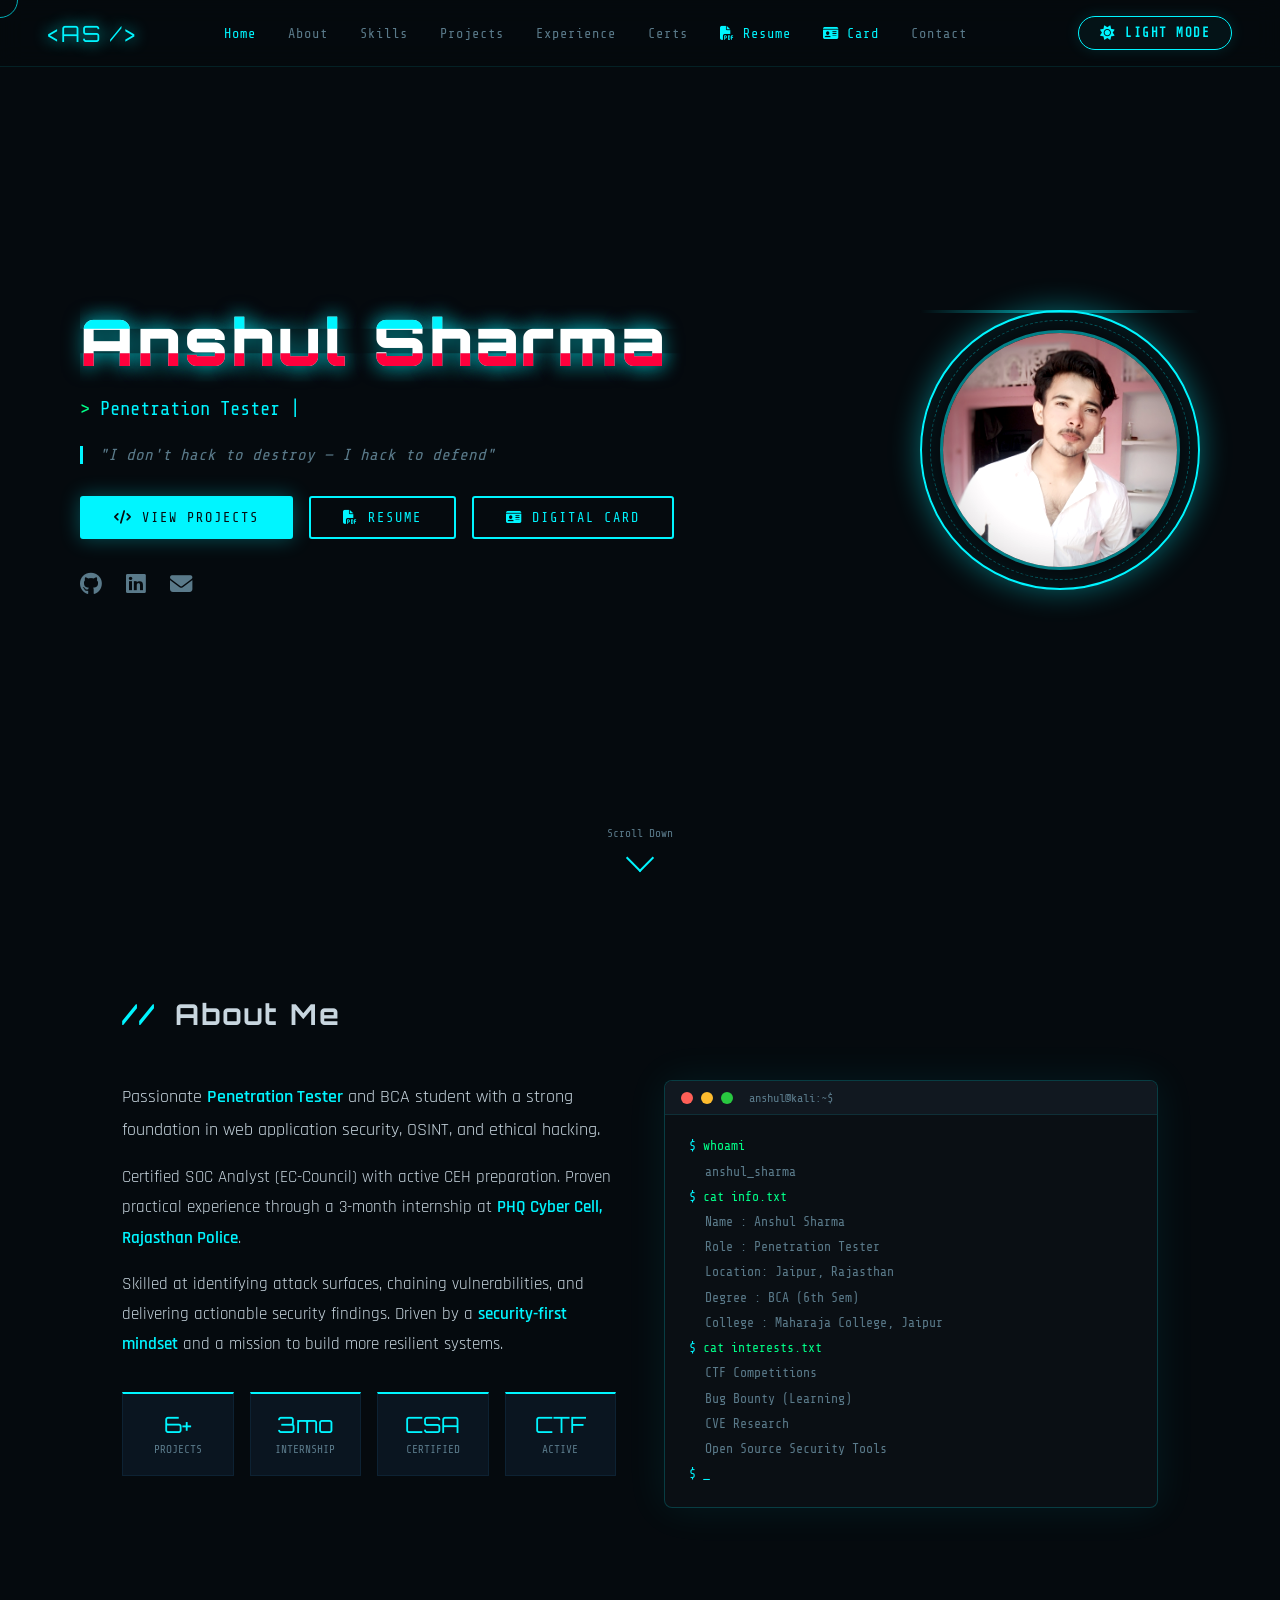
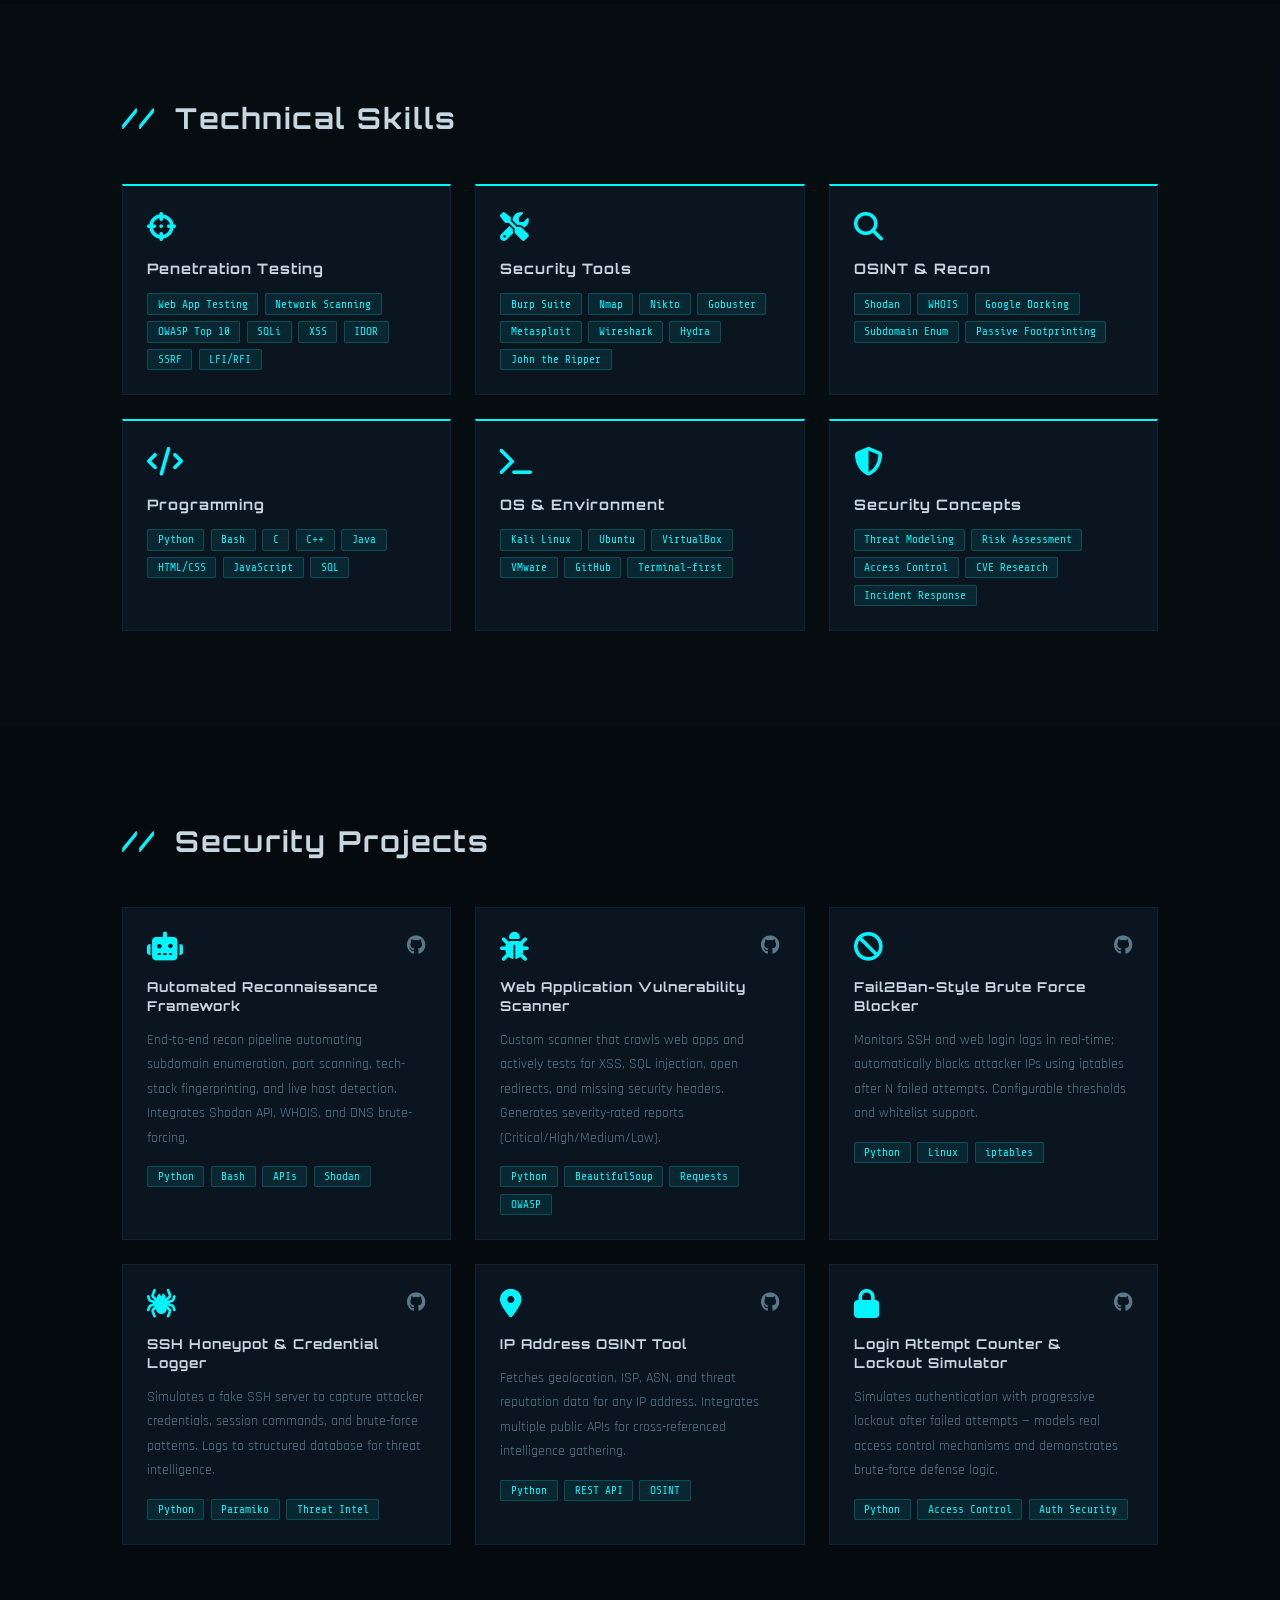
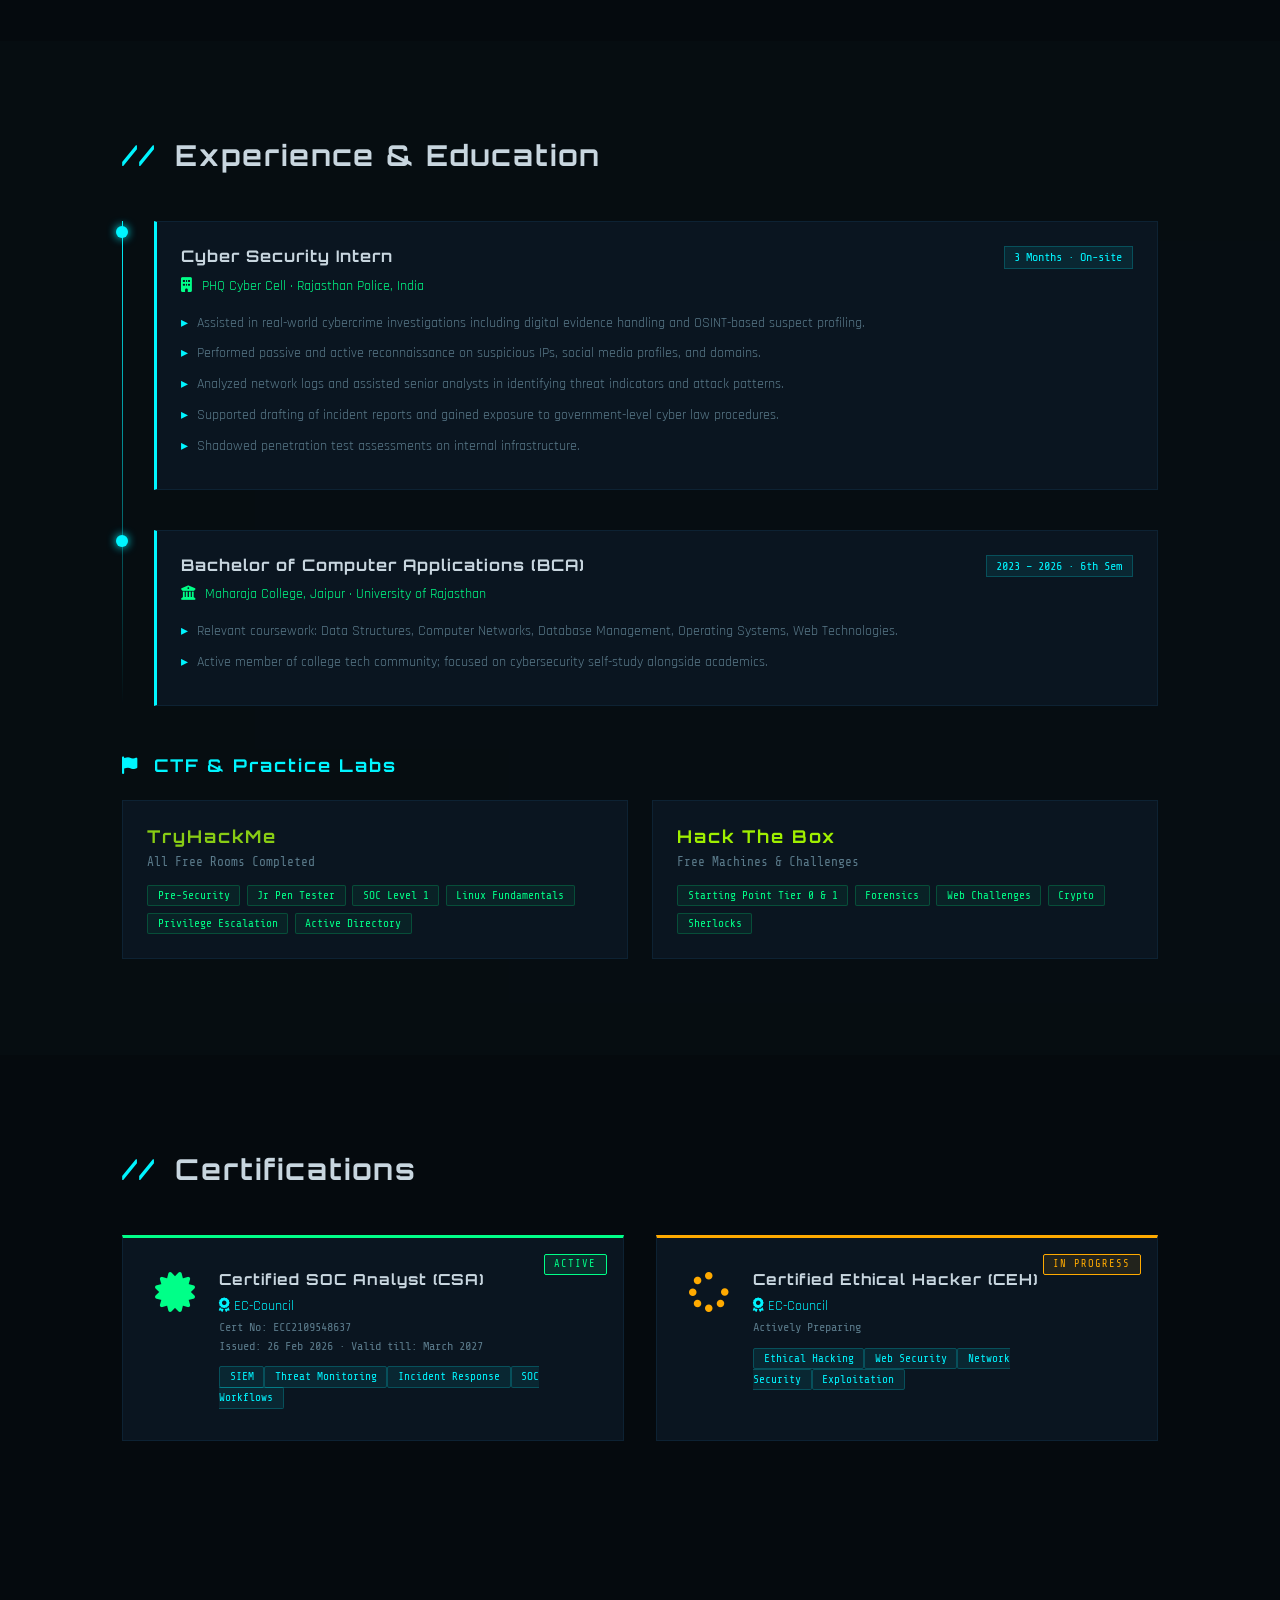
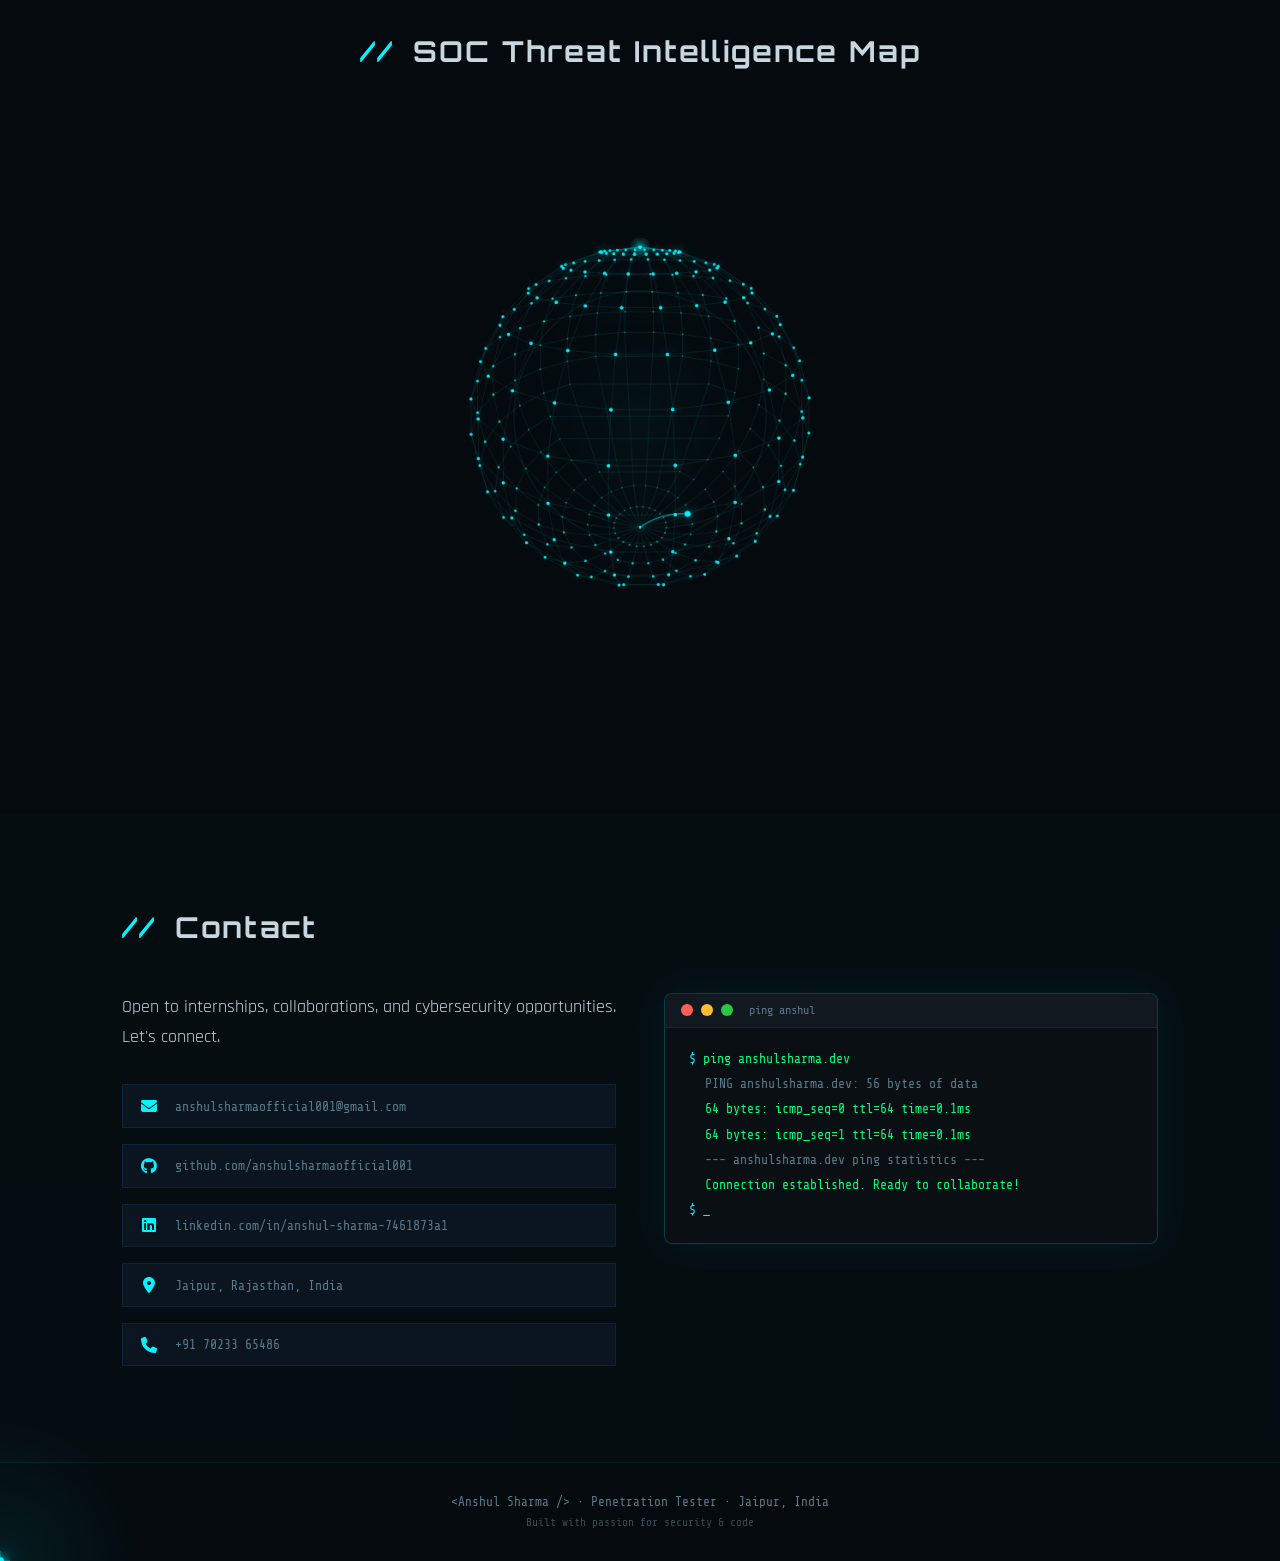
<file: index.html>
<!DOCTYPE html>
<html lang="en">
<head>
  <meta charset="UTF-8" />
  <meta name="viewport" content="width=device-width, initial-scale=1.0"/>
  <title>Anshul Sharma | Penetration Tester & Cyber Security Researcher</title>

  <!-- SEO Meta Tags -->
  <meta name="description" content="Anshul Sharma - Penetration Tester, Cyber Security Researcher and SOC Analyst from Jaipur, Rajasthan. Certified SOC Analyst (EC-Council). BCA student at Maharaja College Jaipur."/>
  <meta name="keywords" content="Anshul Sharma, Penetration Tester, Cyber Security, SOC Analyst, Ethical Hacker, OSINT, Jaipur, Rajasthan, BCA, EC-Council, CEH, TryHackMe, HackTheBox, anshulsharmaofficial001"/>
  <meta name="author" content="Anshul Sharma"/>
  <meta name="robots" content="index, follow"/>

  <!-- Open Graph (LinkedIn, WhatsApp preview) -->
  <meta property="og:title" content="Anshul Sharma | Penetration Tester & Cyber Security Researcher"/>
  <meta property="og:description" content="Certified SOC Analyst | Ethical Hacker | OSINT Specialist from Jaipur, India. I don't hack to destroy — I hack to defend."/>
  <meta property="og:url" content="https://anshulsharmaofficial001.github.io"/>
  <meta property="og:type" content="website"/>
  <meta property="og:image" content="https://anshulsharmaofficial001.github.io/photo.jpg"/>

  <!-- Google Search Console Verification -->
  <meta name="google-site-verification" content="GnVzvuO9KnIMWHTp7b5FNOz3svuGj_DYkvQSPtcAk30" />
  <meta name="twitter:card" content="summary_large_image"/>
  <meta name="twitter:title" content="Anshul Sharma | Penetration Tester"/>
  <meta name="twitter:description" content="Certified SOC Analyst | Ethical Hacker | OSINT Specialist"/>
  <meta name="twitter:image" content="https://anshulsharmaofficial001.github.io/photo.jpg"/>
  <link rel="stylesheet" href="style.css" />
  <link href="https://fonts.googleapis.com/css2?family=Share+Tech+Mono&family=Orbitron:wght@400;700;900&family=Rajdhani:wght@300;400;600;700&display=swap" rel="stylesheet"/>
  <link rel="stylesheet" href="https://cdnjs.cloudflare.com/ajax/libs/font-awesome/6.5.0/css/all.min.css"/>
</head>
<body>

  <!-- Matrix Canvas Background -->
  <canvas id="matrix"></canvas>

  <!-- Navbar -->
  <nav id="navbar">
    <div class="nav-logo">&lt;AS /&gt;</div>
    <ul class="nav-links">
      <li><a href="#home">Home</a></li>
      <li><a href="#about">About</a></li>
      <li><a href="#skills">Skills</a></li>
      <li><a href="#projects">Projects</a></li>
      <li><a href="#experience">Experience</a></li>
      <li><a href="#certifications">Certs</a></li>
      <li><a href="resume.html" target="_blank"><i class="fas fa-file-pdf"></i> Resume</a></li>
      <li><a href="card.html" target="_blank"><i class="fas fa-id-card"></i> Card</a></li>
      <li><a href="#contact">Contact</a></li>
    </ul>
    <div class="theme-switch-wrapper">
      <button id="theme-toggle" class="theme-btn" title="Switch Theme">
        <i class="fas fa-user-tie"></i> <span class="theme-text">Executive Mode</span>
      </button>
    </div>
    <div class="hamburger" id="hamburger">
      <span></span><span></span><span></span>
    </div>
  </nav>

  <!-- Hero Section -->
  <section id="home" class="hero">
    <div class="hero-content">
      <div class="glitch-wrapper">
        <h1 class="glitch" data-text="Anshul Sharma">Anshul Sharma</h1>
      </div>
      <div class="typewriter-wrapper">
        <span class="prefix">&gt; </span>
        <span id="typewriter"></span>
        <span class="cursor">|</span>
      </div>
      <p class="tagline">"I don't hack to destroy — I hack to defend"</p>
      <div class="hero-btns">
        <a href="#projects" class="btn btn-primary"><i class="fas fa-code"></i> View Projects</a>
        <a href="resume.html" target="_blank" class="btn btn-outline"><i class="fas fa-file-pdf"></i> Resume</a>
        <a href="card.html" target="_blank" class="btn btn-outline"><i class="fas fa-id-card"></i> Digital Card</a>
      </div>
      <div class="hero-socials">
        <a href="https://github.com/anshulsharmaofficial001" target="_blank"><i class="fab fa-github"></i></a>
        <a href="https://www.linkedin.com/in/anshul-sharma-7461873a1/" target="_blank"><i class="fab fa-linkedin"></i></a>
        <a href="mailto:anshulsharmaofficial001@gmail.com"><i class="fas fa-envelope"></i></a>
      </div>
    </div>
    <div class="hero-img-wrapper">
      <div class="hex-border">
        <div class="hex-inner">
          <img src="photo.jpg" alt="Anshul Sharma" class="hero-photo" />
        </div>
      </div>
      <div class="scan-line"></div>
    </div>
    <a href="#about" class="scroll-indicator">
      <span>Scroll Down</span>
      <div class="scroll-arrow"></div>
    </a>
  </section>

  <!-- About Section -->
  <section id="about" class="section">
    <div class="container">
      <h2 class="section-title"><span class="accent">//</span> About Me</h2>
      <div class="about-grid">
        <div class="about-text">
          <p class="about-intro">Passionate <span class="highlight">Penetration Tester</span> and BCA student with a strong foundation in web application security, OSINT, and ethical hacking.</p>
          <p>Certified SOC Analyst (EC-Council) with active CEH preparation. Proven practical experience through a 3-month internship at <span class="highlight">PHQ Cyber Cell, Rajasthan Police</span>.</p>
          <p>Skilled at identifying attack surfaces, chaining vulnerabilities, and delivering actionable security findings. Driven by a <span class="highlight">security-first mindset</span> and a mission to build more resilient systems.</p>
          <div class="about-stats">
            <div class="stat-box">
              <span class="stat-num">6+</span>
              <span class="stat-label">Projects</span>
            </div>
            <div class="stat-box">
              <span class="stat-num">3mo</span>
              <span class="stat-label">Internship</span>
            </div>
            <div class="stat-box">
              <span class="stat-num">CSA</span>
              <span class="stat-label">Certified</span>
            </div>
            <div class="stat-box">
              <span class="stat-num">CTF</span>
              <span class="stat-label">Active</span>
            </div>
          </div>
        </div>
        <div class="about-terminal">
          <div class="terminal-header">
            <span class="dot red"></span>
            <span class="dot yellow"></span>
            <span class="dot green"></span>
            <span class="terminal-title">anshul@kali:~$</span>
          </div>
          <div class="terminal-body">
            <p><span class="cmd">whoami</span></p>
            <p class="output">anshul_sharma</p>
            <p><span class="cmd">cat info.txt</span></p>
            <p class="output">Name    : Anshul Sharma</p>
            <p class="output">Role    : Penetration Tester</p>
            <p class="output">Location: Jaipur, Rajasthan</p>
            <p class="output">Degree  : BCA (6th Sem)</p>
            <p class="output">College : Maharaja College, Jaipur</p>
            <p><span class="cmd">cat interests.txt</span></p>
            <p class="output">CTF Competitions</p>
            <p class="output">Bug Bounty (Learning)</p>
            <p class="output">CVE Research</p>
            <p class="output">Open Source Security Tools</p>
            <p><span class="cmd blink">_</span></p>
          </div>
        </div>
      </div>
    </div>
  </section>

  <!-- Skills Section -->
  <section id="skills" class="section section-dark">
    <div class="container">
      <h2 class="section-title"><span class="accent">//</span> Technical Skills</h2>
      <div class="skills-grid">

        <div class="skill-card" data-aos="fade-up">
          <div class="skill-icon"><i class="fas fa-crosshairs"></i></div>
          <h3>Penetration Testing</h3>
          <div class="skill-tags">
            <span>Web App Testing</span><span>Network Scanning</span><span>OWASP Top 10</span>
            <span>SQLi</span><span>XSS</span><span>IDOR</span><span>SSRF</span><span>LFI/RFI</span>
          </div>
        </div>

        <div class="skill-card" data-aos="fade-up">
          <div class="skill-icon"><i class="fas fa-tools"></i></div>
          <h3>Security Tools</h3>
          <div class="skill-tags">
            <span>Burp Suite</span><span>Nmap</span><span>Nikto</span><span>Gobuster</span>
            <span>Metasploit</span><span>Wireshark</span><span>Hydra</span><span>John the Ripper</span>
          </div>
        </div>

        <div class="skill-card" data-aos="fade-up">
          <div class="skill-icon"><i class="fas fa-search"></i></div>
          <h3>OSINT & Recon</h3>
          <div class="skill-tags">
            <span>Shodan</span><span>WHOIS</span><span>Google Dorking</span>
            <span>Subdomain Enum</span><span>Passive Footprinting</span>
          </div>
        </div>

        <div class="skill-card" data-aos="fade-up">
          <div class="skill-icon"><i class="fas fa-code"></i></div>
          <h3>Programming</h3>
          <div class="skill-tags">
            <span>Python</span><span>Bash</span><span>C</span><span>C++</span>
            <span>Java</span><span>HTML/CSS</span><span>JavaScript</span><span>SQL</span>
          </div>
        </div>

        <div class="skill-card" data-aos="fade-up">
          <div class="skill-icon"><i class="fas fa-terminal"></i></div>
          <h3>OS & Environment</h3>
          <div class="skill-tags">
            <span>Kali Linux</span><span>Ubuntu</span><span>VirtualBox</span>
            <span>VMware</span><span>GitHub</span><span>Terminal-first</span>
          </div>
        </div>

        <div class="skill-card" data-aos="fade-up">
          <div class="skill-icon"><i class="fas fa-shield-alt"></i></div>
          <h3>Security Concepts</h3>
          <div class="skill-tags">
            <span>Threat Modeling</span><span>Risk Assessment</span>
            <span>Access Control</span><span>CVE Research</span><span>Incident Response</span>
          </div>
        </div>

      </div>
    </div>
  </section>

  <!-- Projects Section -->
  <section id="projects" class="section">
    <div class="container">
      <h2 class="section-title"><span class="accent">//</span> Security Projects</h2>
      <div class="projects-grid">

        <div class="project-card">
          <div class="project-header">
            <i class="fas fa-robot project-icon"></i>
            <div class="project-links">
              <a href="https://github.com/anshulsharmaofficial001" target="_blank"><i class="fab fa-github"></i></a>
            </div>
          </div>
          <h3>Automated Reconnaissance Framework</h3>
          <p>End-to-end recon pipeline automating subdomain enumeration, port scanning, tech-stack fingerprinting, and live host detection. Integrates Shodan API, WHOIS, and DNS brute-forcing.</p>
          <div class="project-tags">
            <span>Python</span><span>Bash</span><span>APIs</span><span>Shodan</span>
          </div>
        </div>

        <div class="project-card">
          <div class="project-header">
            <i class="fas fa-bug project-icon"></i>
            <div class="project-links">
              <a href="https://github.com/anshulsharmaofficial001" target="_blank"><i class="fab fa-github"></i></a>
            </div>
          </div>
          <h3>Web Application Vulnerability Scanner</h3>
          <p>Custom scanner that crawls web apps and actively tests for XSS, SQL injection, open redirects, and missing security headers. Generates severity-rated reports (Critical/High/Medium/Low).</p>
          <div class="project-tags">
            <span>Python</span><span>BeautifulSoup</span><span>Requests</span><span>OWASP</span>
          </div>
        </div>

        <div class="project-card">
          <div class="project-header">
            <i class="fas fa-ban project-icon"></i>
            <div class="project-links">
              <a href="https://github.com/anshulsharmaofficial001" target="_blank"><i class="fab fa-github"></i></a>
            </div>
          </div>
          <h3>Fail2Ban-Style Brute Force Blocker</h3>
          <p>Monitors SSH and web login logs in real-time; automatically blocks attacker IPs using iptables after N failed attempts. Configurable thresholds and whitelist support.</p>
          <div class="project-tags">
            <span>Python</span><span>Linux</span><span>iptables</span>
          </div>
        </div>

        <div class="project-card">
          <div class="project-header">
            <i class="fas fa-spider project-icon"></i>
            <div class="project-links">
              <a href="https://github.com/anshulsharmaofficial001" target="_blank"><i class="fab fa-github"></i></a>
            </div>
          </div>
          <h3>SSH Honeypot & Credential Logger</h3>
          <p>Simulates a fake SSH server to capture attacker credentials, session commands, and brute-force patterns. Logs to structured database for threat intelligence.</p>
          <div class="project-tags">
            <span>Python</span><span>Paramiko</span><span>Threat Intel</span>
          </div>
        </div>

        <div class="project-card">
          <div class="project-header">
            <i class="fas fa-map-marker-alt project-icon"></i>
            <div class="project-links">
              <a href="https://github.com/anshulsharmaofficial001/IP-Address-Info-Tool" target="_blank"><i class="fab fa-github"></i></a>
            </div>
          </div>
          <h3>IP Address OSINT Tool</h3>
          <p>Fetches geolocation, ISP, ASN, and threat reputation data for any IP address. Integrates multiple public APIs for cross-referenced intelligence gathering.</p>
          <div class="project-tags">
            <span>Python</span><span>REST API</span><span>OSINT</span>
          </div>
        </div>

        <div class="project-card">
          <div class="project-header">
            <i class="fas fa-lock project-icon"></i>
            <div class="project-links">
              <a href="https://github.com/anshulsharmaofficial001/Login-Attempt-Counter" target="_blank"><i class="fab fa-github"></i></a>
            </div>
          </div>
          <h3>Login Attempt Counter & Lockout Simulator</h3>
          <p>Simulates authentication with progressive lockout after failed attempts — models real access control mechanisms and demonstrates brute-force defense logic.</p>
          <div class="project-tags">
            <span>Python</span><span>Access Control</span><span>Auth Security</span>
          </div>
        </div>

      </div>
    </div>
  </section>

  <!-- Experience Section -->
  <section id="experience" class="section section-dark">
    <div class="container">
      <h2 class="section-title"><span class="accent">//</span> Experience & Education</h2>
      <div class="timeline">

        <div class="timeline-item">
          <div class="timeline-dot"></div>
          <div class="timeline-content">
            <div class="timeline-header">
              <h3>Cyber Security Intern</h3>
              <span class="timeline-date">3 Months · On-site</span>
            </div>
            <h4 class="timeline-company"><i class="fas fa-building"></i> PHQ Cyber Cell · Rajasthan Police, India</h4>
            <ul>
              <li>Assisted in real-world cybercrime investigations including digital evidence handling and OSINT-based suspect profiling.</li>
              <li>Performed passive and active reconnaissance on suspicious IPs, social media profiles, and domains.</li>
              <li>Analyzed network logs and assisted senior analysts in identifying threat indicators and attack patterns.</li>
              <li>Supported drafting of incident reports and gained exposure to government-level cyber law procedures.</li>
              <li>Shadowed penetration test assessments on internal infrastructure.</li>
            </ul>
          </div>
        </div>

        <div class="timeline-item">
          <div class="timeline-dot"></div>
          <div class="timeline-content">
            <div class="timeline-header">
              <h3>Bachelor of Computer Applications (BCA)</h3>
              <span class="timeline-date">2023 – 2026 · 6th Sem</span>
            </div>
            <h4 class="timeline-company"><i class="fas fa-university"></i> Maharaja College, Jaipur · University of Rajasthan</h4>
            <ul>
              <li>Relevant coursework: Data Structures, Computer Networks, Database Management, Operating Systems, Web Technologies.</li>
              <li>Active member of college tech community; focused on cybersecurity self-study alongside academics.</li>
            </ul>
          </div>
        </div>

      </div>

      <!-- CTF Section -->
      <div class="ctf-section">
        <h3 class="ctf-title"><i class="fas fa-flag"></i> CTF & Practice Labs</h3>
        <div class="ctf-grid">
          <div class="ctf-card">
            <div class="ctf-logo thm">TryHackMe</div>
            <p>All Free Rooms Completed</p>
            <div class="ctf-tags">
              <span>Pre-Security</span><span>Jr Pen Tester</span><span>SOC Level 1</span>
              <span>Linux Fundamentals</span><span>Privilege Escalation</span><span>Active Directory</span>
            </div>
          </div>
          <div class="ctf-card">
            <div class="ctf-logo htb">Hack The Box</div>
            <p>Free Machines & Challenges</p>
            <div class="ctf-tags">
              <span>Starting Point Tier 0 & 1</span><span>Forensics</span>
              <span>Web Challenges</span><span>Crypto</span><span>Sherlocks</span>
            </div>
          </div>
        </div>
      </div>
    </div>
  </section>

  <!-- Certifications Section -->
  <section id="certifications" class="section">
    <div class="container">
      <h2 class="section-title"><span class="accent">//</span> Certifications</h2>
      <div class="cert-grid">

        <div class="cert-card active-cert">
          <div class="cert-badge">
            <i class="fas fa-certificate"></i>
          </div>
          <div class="cert-info">
            <h3>Certified SOC Analyst (CSA)</h3>
            <p class="cert-issuer"><i class="fas fa-award"></i> EC-Council</p>
            <p class="cert-num">Cert No: ECC2109548637</p>
            <p class="cert-date">Issued: 26 Feb 2026 · Valid till: March 2027</p>
            <div class="cert-topics">
              <span>SIEM</span><span>Threat Monitoring</span><span>Incident Response</span><span>SOC Workflows</span>
            </div>
          </div>
          <div class="cert-status active">ACTIVE</div>
        </div>

        <div class="cert-card progress-cert">
          <div class="cert-badge">
            <i class="fas fa-spinner fa-spin"></i>
          </div>
          <div class="cert-info">
            <h3>Certified Ethical Hacker (CEH)</h3>
            <p class="cert-issuer"><i class="fas fa-award"></i> EC-Council</p>
            <p class="cert-date">Actively Preparing</p>
            <div class="cert-topics">
              <span>Ethical Hacking</span><span>Web Security</span><span>Network Security</span><span>Exploitation</span>
            </div>
          </div>
          <div class="cert-status in-progress">IN PROGRESS</div>
        </div>

      </div>
    </div>
  </section>

  <!-- Threat Center Section -->
  <section id="threat-center" class="section">
    <div class="container" style="text-align: center;">
      <h2 class="section-title"><span class="accent">//</span> SOC Threat Intelligence Map</h2>
      <div class="threat-grid">
        <canvas id="threat-globe"></canvas>
      </div>
    </div>
  </section>

  <!-- Contact Section -->
  <section id="contact" class="section section-dark">
    <div class="container">
      <h2 class="section-title"><span class="accent">//</span> Contact</h2>
      <div class="contact-wrapper">
        <div class="contact-info">
          <p class="contact-intro">Open to internships, collaborations, and cybersecurity opportunities. Let's connect.</p>
          <div class="contact-items">
            <a href="mailto:anshulsharmaofficial001@gmail.com" class="contact-item">
              <i class="fas fa-envelope"></i>
              <span>anshulsharmaofficial001@gmail.com</span>
            </a>
            <a href="https://github.com/anshulsharmaofficial001" target="_blank" class="contact-item">
              <i class="fab fa-github"></i>
              <span>github.com/anshulsharmaofficial001</span>
            </a>
            <a href="https://www.linkedin.com/in/anshul-sharma-7461873a1/" target="_blank" class="contact-item">
              <i class="fab fa-linkedin"></i>
              <span>linkedin.com/in/anshul-sharma-7461873a1</span>
            </a>
            <div class="contact-item">
              <i class="fas fa-map-marker-alt"></i>
              <span>Jaipur, Rajasthan, India</span>
            </div>
            <div class="contact-item">
              <i class="fas fa-phone"></i>
              <span>+91 70233 65486</span>
            </div>
          </div>
        </div>
        <div class="contact-terminal">
          <div class="terminal-header">
            <span class="dot red"></span><span class="dot yellow"></span><span class="dot green"></span>
            <span class="terminal-title">ping anshul</span>
          </div>
          <div class="terminal-body">
            <p><span class="cmd">ping anshulsharma.dev</span></p>
            <p class="output">PING anshulsharma.dev: 56 bytes of data</p>
            <p class="output success">64 bytes: icmp_seq=0 ttl=64 time=0.1ms</p>
            <p class="output success">64 bytes: icmp_seq=1 ttl=64 time=0.1ms</p>
            <p class="output">--- anshulsharma.dev ping statistics ---</p>
            <p class="output success">Connection established. Ready to collaborate!</p>
            <p><span class="cmd blink">_</span></p>
          </div>
        </div>
      </div>
    </div>
  </section>

  <!-- Footer -->
  <footer>
    <p>&lt;Anshul Sharma /&gt; · Penetration Tester · Jaipur, India</p>
    <p class="footer-sub">Built with passion for security &amp; code</p>
  </footer>

  <script src="script.js"></script>
</body>
</html>
</file>
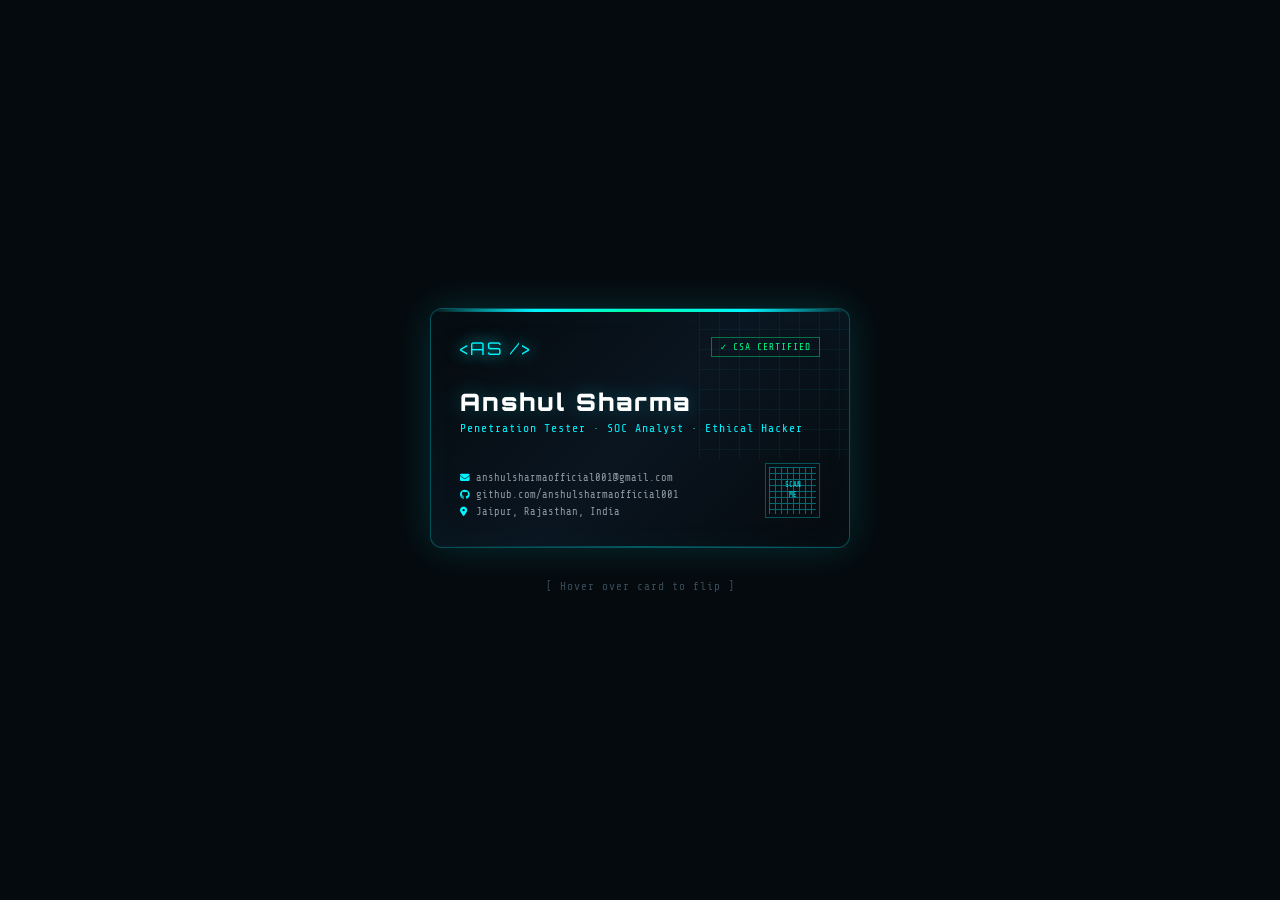
<file: card.html>
<!DOCTYPE html>
<html lang="en">
<head>
  <meta charset="UTF-8"/>
  <meta name="viewport" content="width=device-width, initial-scale=1.0"/>
  <title>Anshul Sharma - Digital Business Card</title>
  <link href="https://fonts.googleapis.com/css2?family=Share+Tech+Mono&family=Orbitron:wght@400;700;900&family=Rajdhani:wght@300;400;600;700&display=swap" rel="stylesheet"/>
  <link rel="stylesheet" href="https://cdnjs.cloudflare.com/ajax/libs/font-awesome/6.5.0/css/all.min.css"/>
  <style>
    * { margin: 0; padding: 0; box-sizing: border-box; }

    body {
      min-height: 100vh;
      background: #050a0e;
      display: flex;
      flex-direction: column;
      align-items: center;
      justify-content: center;
      font-family: 'Rajdhani', sans-serif;
      gap: 2rem;
      padding: 2rem;
    }

    /* ===== CARD FRONT ===== */
    .card-scene {
      width: 420px;
      height: 240px;
      perspective: 1000px;
      cursor: pointer;
    }

    .card {
      width: 100%;
      height: 100%;
      position: relative;
      transform-style: preserve-3d;
      transition: transform 0.8s cubic-bezier(0.175, 0.885, 0.32, 1.275);
    }

    .card-scene:hover .card {
      transform: rotateY(180deg);
    }

    .card-front, .card-back {
      position: absolute;
      width: 100%;
      height: 100%;
      backface-visibility: hidden;
      border-radius: 12px;
      overflow: hidden;
    }

    /* FRONT */
    .card-front {
      background: linear-gradient(135deg, #050a0e 0%, #0a1520 50%, #050a0e 100%);
      border: 1px solid rgba(0,245,255,0.3);
      box-shadow: 0 0 40px rgba(0,245,255,0.15), inset 0 0 40px rgba(0,245,255,0.03);
      padding: 1.8rem;
      display: flex;
      flex-direction: column;
      justify-content: space-between;
    }

    .card-front::before {
      content: '';
      position: absolute;
      top: 0; left: 0; right: 0;
      height: 3px;
      background: linear-gradient(90deg, transparent, #00f5ff, #00ff88, #00f5ff, transparent);
    }

    .card-front::after {
      content: '';
      position: absolute;
      bottom: 0; left: 0; right: 0;
      height: 1px;
      background: linear-gradient(90deg, transparent, rgba(0,245,255,0.3), transparent);
    }

    /* Circuit pattern */
    .circuit {
      position: absolute;
      top: 0; right: 0;
      width: 150px; height: 150px;
      opacity: 0.06;
      background-image:
        linear-gradient(#00f5ff 1px, transparent 1px),
        linear-gradient(90deg, #00f5ff 1px, transparent 1px);
      background-size: 20px 20px;
      border-radius: 0 12px 0 0;
    }

    .card-top {
      display: flex;
      justify-content: space-between;
      align-items: flex-start;
    }

    .card-logo {
      font-family: 'Orbitron', sans-serif;
      font-size: 1.1rem;
      color: #00f5ff;
      text-shadow: 0 0 15px #00f5ff;
      letter-spacing: 2px;
    }

    .card-badge {
      font-family: 'Share Tech Mono', monospace;
      font-size: 0.6rem;
      color: #00ff88;
      border: 1px solid rgba(0,255,136,0.4);
      padding: 0.2rem 0.5rem;
      letter-spacing: 1px;
    }

    .card-middle {
      position: relative;
      z-index: 1;
    }

    .card-name {
      font-family: 'Orbitron', sans-serif;
      font-size: 1.5rem;
      font-weight: 900;
      color: #fff;
      letter-spacing: 2px;
      text-shadow: 0 0 20px rgba(0,245,255,0.3);
      margin-bottom: 0.3rem;
    }

    .card-title {
      font-family: 'Share Tech Mono', monospace;
      font-size: 0.72rem;
      color: #00f5ff;
      letter-spacing: 1px;
    }

    .card-bottom {
      display: flex;
      justify-content: space-between;
      align-items: flex-end;
    }

    .card-contact {
      display: flex;
      flex-direction: column;
      gap: 0.3rem;
    }

    .card-contact-item {
      font-family: 'Share Tech Mono', monospace;
      font-size: 0.65rem;
      color: rgba(200,214,223,0.7);
      display: flex;
      align-items: center;
      gap: 0.4rem;
    }

    .card-contact-item i {
      color: #00f5ff;
      width: 10px;
      font-size: 0.6rem;
    }

    .card-qr {
      width: 55px;
      height: 55px;
      border: 1px solid rgba(0,245,255,0.3);
      display: flex;
      align-items: center;
      justify-content: center;
      position: relative;
      flex-shrink: 0;
    }

    .card-qr::before {
      content: '';
      position: absolute;
      inset: 3px;
      background:
        linear-gradient(#00f5ff 1px, transparent 1px),
        linear-gradient(90deg, #00f5ff 1px, transparent 1px);
      background-size: 6px 6px;
      opacity: 0.4;
    }

    .card-qr span {
      font-family: 'Share Tech Mono', monospace;
      font-size: 0.45rem;
      color: #00f5ff;
      position: relative;
      z-index: 1;
      text-align: center;
      line-height: 1.4;
    }

    /* BACK */
    .card-back {
      background: linear-gradient(135deg, #0a1520 0%, #050a0e 100%);
      border: 1px solid rgba(0,245,255,0.2);
      box-shadow: 0 0 40px rgba(0,245,255,0.1);
      transform: rotateY(180deg);
      display: flex;
      flex-direction: column;
      align-items: center;
      justify-content: center;
      gap: 1rem;
      padding: 1.5rem;
    }

    .card-back::before {
      content: '';
      position: absolute;
      top: 0; left: 0; right: 0;
      height: 3px;
      background: linear-gradient(90deg, transparent, #00ff88, #00f5ff, #00ff88, transparent);
    }

    .back-tagline {
      font-family: 'Share Tech Mono', monospace;
      font-size: 0.8rem;
      color: #00f5ff;
      text-align: center;
      border-left: 2px solid #00f5ff;
      padding-left: 0.8rem;
      font-style: italic;
    }

    .back-skills {
      display: flex;
      flex-wrap: wrap;
      gap: 0.4rem;
      justify-content: center;
    }

    .back-skill {
      font-family: 'Share Tech Mono', monospace;
      font-size: 0.6rem;
      padding: 0.2rem 0.5rem;
      background: rgba(0,245,255,0.08);
      border: 1px solid rgba(0,245,255,0.2);
      color: #00f5ff;
    }

    .back-socials {
      display: flex;
      gap: 1.5rem;
    }

    .back-socials a {
      color: rgba(200,214,223,0.5);
      font-size: 1.1rem;
      text-decoration: none;
      transition: all 0.3s;
    }

    .back-socials a:hover {
      color: #00f5ff;
      text-shadow: 0 0 10px #00f5ff;
    }

    .back-url {
      font-family: 'Share Tech Mono', monospace;
      font-size: 0.65rem;
      color: #00ff88;
      letter-spacing: 1px;
    }

    /* Hint text */
    .hint {
      font-family: 'Share Tech Mono', monospace;
      font-size: 0.7rem;
      color: rgba(90,122,138,0.6);
      letter-spacing: 1px;
    }

    /* Scan animation on card */
    .scan {
      position: absolute;
      top: 0; left: 0; right: 0;
      height: 2px;
      background: linear-gradient(90deg, transparent, #00f5ff, transparent);
      animation: scanCard 3s linear infinite;
      opacity: 0.5;
    }

    @keyframes scanCard {
      0% { top: 0; }
      100% { top: 100%; }
    }

    /* Download button */
    .download-btn {
      font-family: 'Share Tech Mono', monospace;
      font-size: 0.8rem;
      padding: 0.6rem 1.5rem;
      background: transparent;
      border: 1px solid #00f5ff;
      color: #00f5ff;
      cursor: pointer;
      letter-spacing: 2px;
      transition: all 0.3s;
      text-decoration: none;
    }

    .download-btn:hover {
      background: #00f5ff;
      color: #050a0e;
      box-shadow: 0 0 20px rgba(0,245,255,0.4);
    }
  </style>
</head>
<body>

  <div class="card-scene">
    <div class="card">

      <!-- FRONT -->
      <div class="card-front">
        <div class="circuit"></div>
        <div class="scan"></div>

        <div class="card-top">
          <div class="card-logo">&lt;AS /&gt;</div>
          <div class="card-badge">✓ CSA CERTIFIED</div>
        </div>

        <div class="card-middle">
          <div class="card-name">Anshul Sharma</div>
          <div class="card-title">Penetration Tester · SOC Analyst · Ethical Hacker</div>
        </div>

        <div class="card-bottom">
          <div class="card-contact">
            <div class="card-contact-item">
              <i class="fas fa-envelope"></i>
              anshulsharmaofficial001@gmail.com
            </div>
            <div class="card-contact-item">
              <i class="fab fa-github"></i>
              github.com/anshulsharmaofficial001
            </div>
            <div class="card-contact-item">
              <i class="fas fa-map-marker-alt"></i>
              Jaipur, Rajasthan, India
            </div>
          </div>
          <div class="card-qr">
            <span>SCAN<br/>ME</span>
          </div>
        </div>
      </div>

      <!-- BACK -->
      <div class="card-back">
        <div class="back-tagline">"I don't hack to destroy — I hack to defend"</div>
        <div class="back-skills">
          <span class="back-skill">Burp Suite</span>
          <span class="back-skill">Nmap</span>
          <span class="back-skill">OWASP</span>
          <span class="back-skill">Python</span>
          <span class="back-skill">OSINT</span>
          <span class="back-skill">Kali Linux</span>
          <span class="back-skill">Metasploit</span>
          <span class="back-skill">Wireshark</span>
        </div>
        <div class="back-socials">
          <a href="https://github.com/anshulsharmaofficial001" target="_blank"><i class="fab fa-github"></i></a>
          <a href="https://www.linkedin.com/in/anshul-sharma-7461873a1/" target="_blank"><i class="fab fa-linkedin"></i></a>
          <a href="mailto:anshulsharmaofficial001@gmail.com"><i class="fas fa-envelope"></i></a>
        </div>
        <div class="back-url">anshulsharmaofficial001.github.io</div>
      </div>

    </div>
  </div>

  <p class="hint">[ Hover over card to flip ]</p>

</body>
</html>
</file>
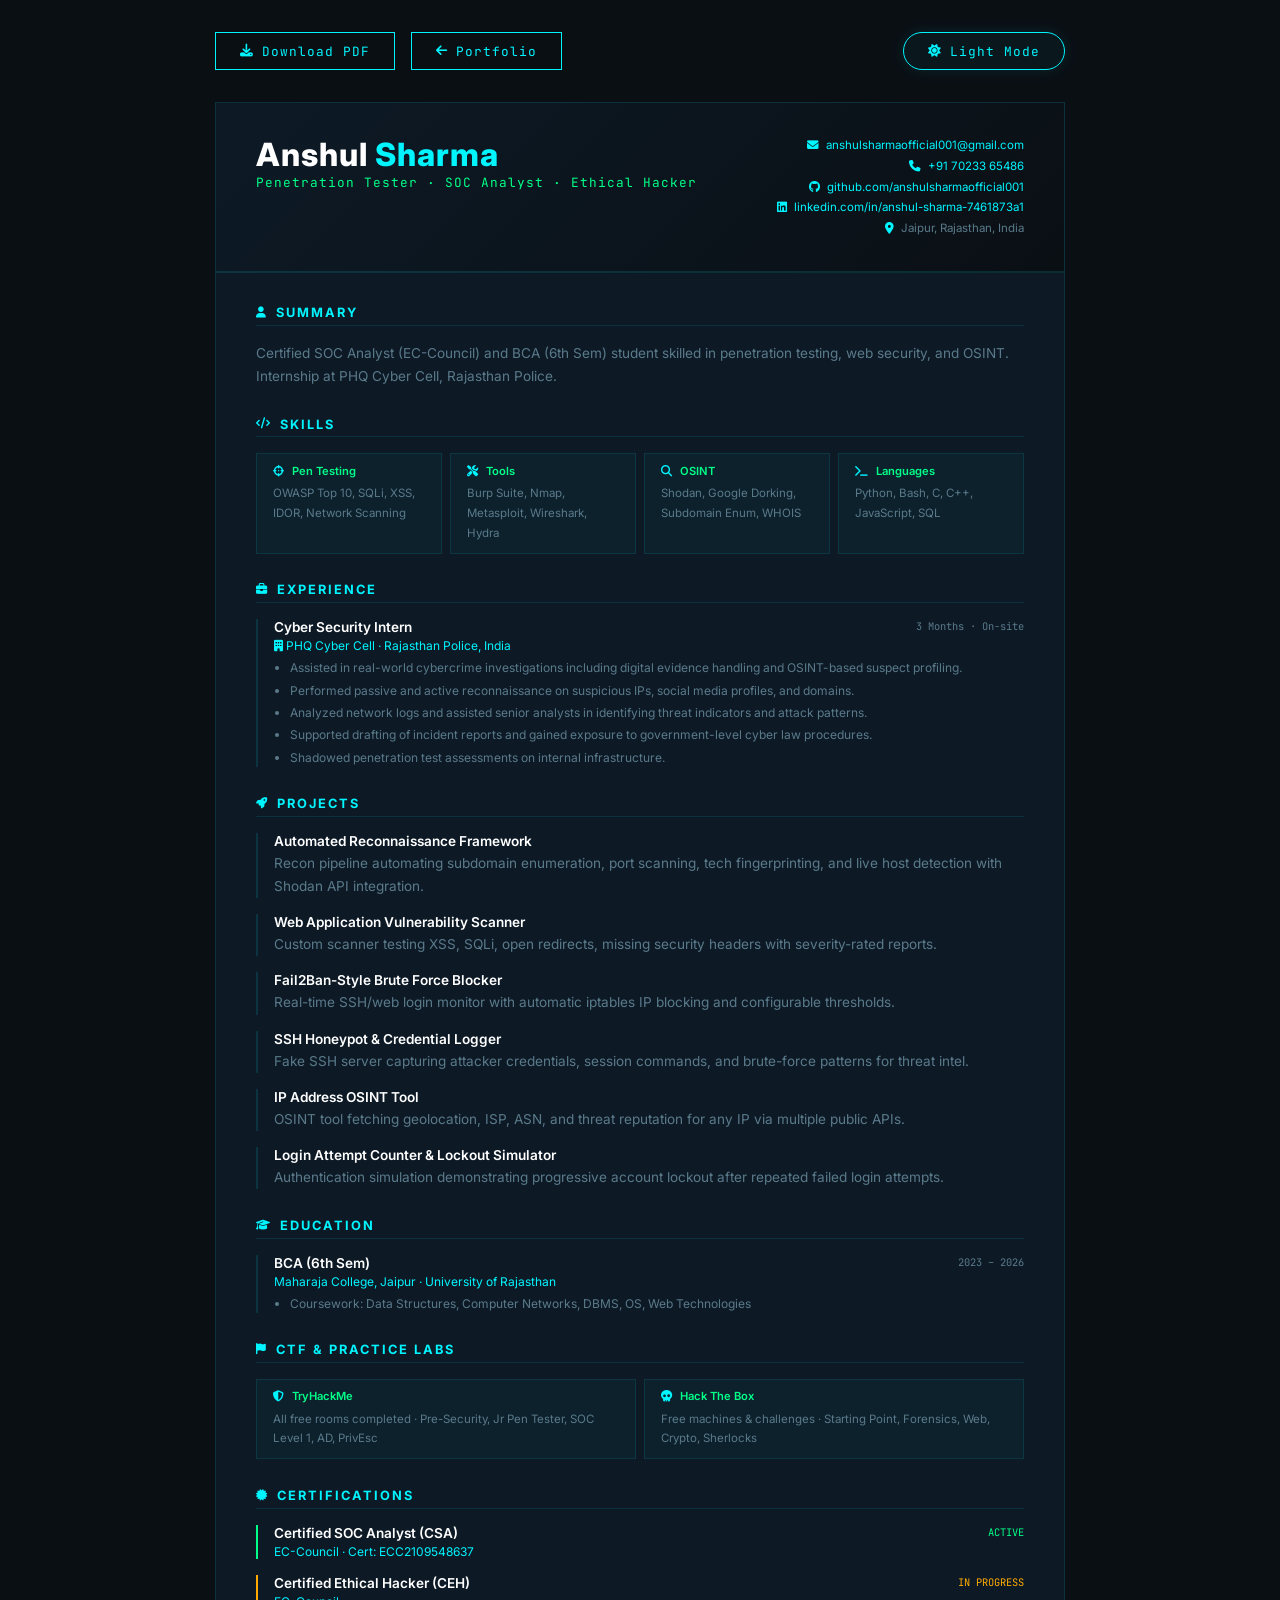
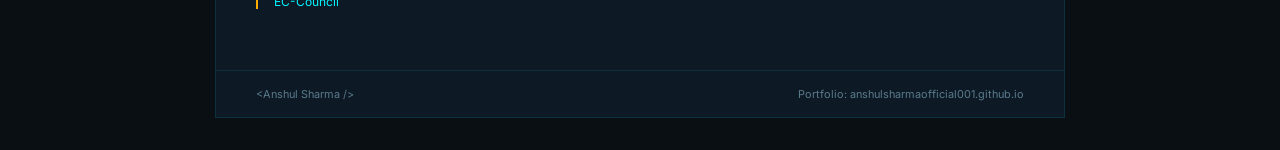
<file: resume.html>
<!DOCTYPE html>
<html lang="en">
<head>
  <meta charset="UTF-8">
  <meta name="viewport" content="width=device-width, initial-scale=1.0">
  <title>Anshul Sharma - Resume</title>
  <link href="https://fonts.googleapis.com/css2?family=Inter:wght@400;500;600;700;800&family=JetBrains+Mono:wght@400;500&display=swap" rel="stylesheet">
  <link rel="stylesheet" href="https://cdnjs.cloudflare.com/ajax/libs/font-awesome/6.5.0/css/all.min.css"/>
<style>
:root {
  --bg: #0a0f14;
  --card: #0d1a26;
  --text: #c8d6df;
  --text-dim: #5a7a8a;
  --text-dark: #fff;
  --cyan: #00f5ff;
  --green: #00ff88;
  --border: rgba(0,245,255,0.1);
  --border-bold: rgba(0,245,255,0.12);
  --sk-bg: rgba(0,245,255,0.03);
}

body.light-mode {
  --bg: #f8fafc;
  --card: #ffffff;
  --text: #334155;
  --text-dim: #475569;
  --text-dark: #0f172a;
  --cyan: #0284c7;
  --green: #0d9488;
  --border: rgba(148, 163, 184, 0.16);
  --border-bold: rgba(2, 132, 199, 0.2);
  --sk-bg: rgba(2, 132, 199, 0.03);
}

* { margin:0; padding:0; box-sizing:border-box; }
body { 
  font-family:'Inter',sans-serif; 
  background: var(--bg); 
  color: var(--text); 
  display:flex; 
  flex-direction:column; 
  align-items:center; 
  padding:2rem; 
  gap:1rem; 
  transition: background 0.5s ease, color 0.5s ease;
}
.r { 
  max-width:850px; 
  width:100%; 
  background: var(--card); 
  border:1px solid var(--border); 
  overflow:hidden; 
  transition: background 0.5s ease, border-color 0.5s ease;
}
.r-h { 
  background: linear-gradient(135deg, var(--card), var(--bg)); 
  border-bottom:2px solid var(--border-bold); 
  padding:2rem 2.5rem; 
  display:flex; 
  justify-content:space-between; 
  gap:2rem; 
  transition: border-color 0.5s ease;
}
.r-h h1 { font-size:2rem; font-weight:800; color: var(--text-dark); letter-spacing:1px; }
.r-h h1 span { color: var(--cyan); }
.r-h .t { font-family:'JetBrains Mono',monospace; font-size:0.8rem; color: var(--green); letter-spacing:1px; }
.r-h .c { text-align:right; font-size:0.72rem; line-height:1.8; color: var(--text-dim); }
.r-h .c a { color: var(--cyan); text-decoration:none; display:block; }
.r-h .c i { width:14px; margin-right:4px; color: var(--cyan); }
.r-b { padding:2rem 2.5rem; }
.s { margin-bottom:1.8rem; }
.st { 
  font-size:0.8rem; 
  font-weight:700; 
  color: var(--cyan); 
  letter-spacing:2px; 
  text-transform:uppercase; 
  margin-bottom:1rem; 
  padding-bottom:0.3rem; 
  border-bottom:1px solid var(--border); 
  display:flex; 
  align-items:center; 
  gap:0.5rem; 
}
.st i { font-size:0.7rem; }
p { font-size:0.85rem; line-height:1.7; color: var(--text-dim); }
.sk { display:flex; flex-wrap:wrap; gap:0.5rem; }
.sk-g { 
  background: var(--sk-bg); 
  border:1px solid var(--border); 
  padding:0.6rem 1rem; 
  flex:1; 
  min-width:180px; 
  transition: background 0.5s ease, border-color 0.5s ease;
}
.sk-g h4 { font-size:0.7rem; color: var(--green); margin-bottom:0.4rem; font-weight:600; }
.sk-g h4 i { color: var(--cyan); margin-right:0.3rem; }
.sk-g p { font-size:0.72rem; }
.ei { margin-bottom:1rem; padding-left:1rem; border-left:2px solid var(--border-bold); transition: border-color 0.5s ease; }
.eh { display:flex; justify-content:space-between; margin-bottom:0.2rem; flex-wrap:wrap; gap:0.3rem; }
.eh h3 { font-size:0.85rem; font-weight:600; color: var(--text-dark); }
.eh .d { font-family:'JetBrains Mono',monospace; font-size:0.65rem; color: var(--text-dim); }
.ec { font-size:0.75rem; color: var(--cyan); margin-bottom:0.3rem; }
.ei ul { padding-left:1rem; }
.ei li { font-size:0.75rem; color: var(--text-dim); line-height:1.6; margin-bottom:0.2rem; }
.r-f { 
  background: var(--card); 
  border-top:1px solid var(--border); 
  padding:1rem 2.5rem; 
  display:flex; 
  justify-content:space-between; 
  font-size:0.68rem; 
  color: var(--text-dim); 
  transition: background 0.5s ease, border-color 0.5s ease;
}
.btn { 
  font-family:'JetBrains Mono',monospace; 
  font-size:0.8rem; 
  padding:0.6rem 1.5rem; 
  border:1px solid var(--cyan); 
  color: var(--cyan); 
  background:transparent; 
  cursor:pointer; 
  letter-spacing:1px; 
  text-decoration:none; 
  display:inline-flex; 
  align-items:center; 
  gap:0.5rem; 
  transition:all 0.3s; 
}
.btn:hover { background: var(--cyan); color: var(--bg); }

#theme-toggle {
  border-radius: 30px;
  padding: 0.6rem 1.5rem;
  background: rgba(0, 245, 255, 0.04);
  box-shadow: 0 0 15px rgba(0, 245, 255, 0.1);
  transition: all 0.3s ease;
}

body.light-mode #theme-toggle {
  background: rgba(2, 132, 199, 0.06);
  box-shadow: 0 4px 15px rgba(2, 132, 199, 0.1);
}
@media print { 
  body { background:#fff; padding:0; color:#000; } 
  .r { box-shadow:none; border:none; background:#fff; } 
  .r-h { background:#fff; border-bottom:2px solid #000; } 
  .r-h h1 { color:#000; } 
  .r-h h1 span { color:#0891b2; } 
  .r-h .t { color:#059669; } 
  .r-h .c { color:#666; } 
  .r-h .c a { color:#0891b2; } 
  .st { color:#0891b2; } 
  .sk-g { border-color:#ddd; background:#fff; } 
  .sk-g h4 { color:#059669; } 
  .eh h3 { color:#000; } 
  .ec { color:#0891b2; } 
  .ei li { color:#444; } 
  .r-f { background:#f5f5f5; color:#666; } 
  .btn { display:none; } 
}
@media (max-width:768px) { .r-h { flex-direction:column; text-align:center; padding:1.5rem; } .r-h .c { text-align:center; } .r-b { padding:1.5rem; } .sk { flex-direction:column; } }
</style>
</head>
<body>
<div style="display:flex;gap:1rem;flex-wrap:wrap;margin-bottom:1rem;width:100%;max-width:850px;justify-content:space-between;align-items:center">
  <div style="display:flex;gap:1rem;flex-wrap:wrap">
    <button class="btn" onclick="window.print()"><i class="fas fa-download"></i> Download PDF</button>
    <a href="index.html" class="btn"><i class="fas fa-arrow-left"></i> Portfolio</a>
  </div>
  <button class="btn" id="theme-toggle"><i class="fas fa-sun"></i> Light Mode</button>
</div>
<div class="r">
  <div class="r-h">
    <div>
      <h1>Anshul <span>Sharma</span></h1>
      <div class="t">Penetration Tester · SOC Analyst · Ethical Hacker</div>
    </div>
    <div class="c">
      <a href="mailto:anshulsharmaofficial001@gmail.com"><i class="fas fa-envelope"></i> anshulsharmaofficial001@gmail.com</a>
      <a href="tel:+917023365486"><i class="fas fa-phone"></i> +91 70233 65486</a>
      <a href="https://github.com/anshulsharmaofficial001"><i class="fab fa-github"></i> github.com/anshulsharmaofficial001</a>
      <a href="https://linkedin.com/in/anshul-sharma-7461873a1"><i class="fab fa-linkedin"></i> linkedin.com/in/anshul-sharma-7461873a1</a>
      <i class="fas fa-map-marker-alt"></i> Jaipur, Rajasthan, India
    </div>
  </div>
  <div class="r-b">
    <div class="s">
      <div class="st"><i class="fas fa-user"></i> Summary</div>
      <p>Certified SOC Analyst (EC-Council) and BCA (6th Sem) student skilled in penetration testing, web security, and OSINT. Internship at PHQ Cyber Cell, Rajasthan Police.</p>
    </div>
    <div class="s">
      <div class="st"><i class="fas fa-code"></i> Skills</div>
      <div class="sk">
        <div class="sk-g"><h4><i class="fas fa-crosshairs"></i> Pen Testing</h4><p>OWASP Top 10, SQLi, XSS, IDOR, Network Scanning</p></div>
        <div class="sk-g"><h4><i class="fas fa-tools"></i> Tools</h4><p>Burp Suite, Nmap, Metasploit, Wireshark, Hydra</p></div>
        <div class="sk-g"><h4><i class="fas fa-search"></i> OSINT</h4><p>Shodan, Google Dorking, Subdomain Enum, WHOIS</p></div>
        <div class="sk-g"><h4><i class="fas fa-terminal"></i> Languages</h4><p>Python, Bash, C, C++, JavaScript, SQL</p></div>
      </div>
    </div>
    <div class="s">
      <div class="st"><i class="fas fa-briefcase"></i> Experience</div>
      <div class="ei">
        <div class="eh"><h3>Cyber Security Intern</h3><span class="d">3 Months · On-site</span></div>
        <div class="ec"><i class="fas fa-building"></i> PHQ Cyber Cell · Rajasthan Police, India</div>
        <ul>
          <li>Assisted in real-world cybercrime investigations including digital evidence handling and OSINT-based suspect profiling.</li>
          <li>Performed passive and active reconnaissance on suspicious IPs, social media profiles, and domains.</li>
          <li>Analyzed network logs and assisted senior analysts in identifying threat indicators and attack patterns.</li>
          <li>Supported drafting of incident reports and gained exposure to government-level cyber law procedures.</li>
          <li>Shadowed penetration test assessments on internal infrastructure.</li>
        </ul>
      </div>
    </div>
    <div class="s">
      <div class="st"><i class="fas fa-rocket"></i> Projects</div>
      <div class="ei"><div class="eh"><h3>Automated Reconnaissance Framework</h3></div><p>Recon pipeline automating subdomain enumeration, port scanning, tech fingerprinting, and live host detection with Shodan API integration.</p></div>
      <div class="ei"><div class="eh"><h3>Web Application Vulnerability Scanner</h3></div><p>Custom scanner testing XSS, SQLi, open redirects, missing security headers with severity-rated reports.</p></div>
      <div class="ei"><div class="eh"><h3>Fail2Ban-Style Brute Force Blocker</h3></div><p>Real-time SSH/web login monitor with automatic iptables IP blocking and configurable thresholds.</p></div>
      <div class="ei"><div class="eh"><h3>SSH Honeypot & Credential Logger</h3></div><p>Fake SSH server capturing attacker credentials, session commands, and brute-force patterns for threat intel.</p></div>
      <div class="ei"><div class="eh"><h3>IP Address OSINT Tool</h3></div><p>OSINT tool fetching geolocation, ISP, ASN, and threat reputation for any IP via multiple public APIs.</p></div>
      <div class="ei"><div class="eh"><h3>Login Attempt Counter & Lockout Simulator</h3></div><p>Authentication simulation demonstrating progressive account lockout after repeated failed login attempts.</p></div>
    </div>
    <div class="s">
      <div class="st"><i class="fas fa-graduation-cap"></i> Education</div>
      <div class="ei">
        <div class="eh"><h3>BCA (6th Sem)</h3><span class="d">2023 – 2026</span></div>
        <div class="ec">Maharaja College, Jaipur · University of Rajasthan</div>
        <ul><li>Coursework: Data Structures, Computer Networks, DBMS, OS, Web Technologies</li></ul>
      </div>
    </div>
    <div class="s">
      <div class="st"><i class="fas fa-flag"></i> CTF & Practice Labs</div>
      <div class="sk">
        <div class="sk-g"><h4><i class="fas fa-shield-alt"></i> TryHackMe</h4><p>All free rooms completed · Pre-Security, Jr Pen Tester, SOC Level 1, AD, PrivEsc</p></div>
        <div class="sk-g"><h4><i class="fas fa-skull"></i> Hack The Box</h4><p>Free machines & challenges · Starting Point, Forensics, Web, Crypto, Sherlocks</p></div>
      </div>
    </div>
    <div class="s">
      <div class="st"><i class="fas fa-certificate"></i> Certifications</div>
      <div class="ei" style="border-left-color:#00ff88">
        <div class="eh"><h3>Certified SOC Analyst (CSA)</h3><span class="d" style="color:#00ff88">ACTIVE</span></div>
        <div class="ec">EC-Council · Cert: ECC2109548637</div>
      </div>
      <div class="ei" style="border-left-color:#ffaa00">
        <div class="eh"><h3>Certified Ethical Hacker (CEH)</h3><span class="d" style="color:#ffaa00">IN PROGRESS</span></div>
        <div class="ec">EC-Council</div>
      </div>
    </div>
  </div>
  <div class="r-f">
    <span>&lt;Anshul Sharma /&gt;</span>
    <span>Portfolio: anshulsharmaofficial001.github.io</span>
  </div>
</div>
  <script>
    const toggleBtn = document.getElementById('theme-toggle');
    const toggleIcon = toggleBtn.querySelector('i');
    const toggleText = toggleBtn.lastChild;
    
    function applyTheme(theme) {
      if (theme === 'light') {
        document.body.classList.add('light-mode');
        toggleIcon.className = 'fas fa-moon';
        toggleText.textContent = ' Dark Mode';
        localStorage.setItem('portfolio-theme', 'light');
      } else {
        document.body.classList.remove('light-mode');
        toggleIcon.className = 'fas fa-sun';
        toggleText.textContent = ' Light Mode';
        localStorage.setItem('portfolio-theme', 'dark');
      }
    }
    
    // Sync on load
    const savedTheme = localStorage.getItem('portfolio-theme') || 'dark';
    applyTheme(savedTheme);
    
    toggleBtn.addEventListener('click', () => {
      if (document.body.classList.contains('light-mode')) {
        applyTheme('dark');
      } else {
        applyTheme('light');
      }
    });
  </script>
</body>
</html>
</file>
<file: style.css>
/* ===== ROOT VARIABLES ===== */
:root {
  --bg: #050a0e;
  --bg2: #080f14;
  --cyan: #00f5ff;
  --green: #00ff88;
  --red: #ff003c;
  --text: #c8d6df;
  --text-dim: #5a7a8a;
  --card-bg: #0a1520;
  --card-border: #0d2233;
  --font-mono: 'Share Tech Mono', monospace;
  --font-title: 'Orbitron', sans-serif;
  --font-body: 'Rajdhani', sans-serif;
  --globe-color: 0, 245, 255;
}

/* ===== RESET ===== */
*, *::before, *::after { margin: 0; padding: 0; box-sizing: border-box; }
html { scroll-behavior: smooth; }
body {
  background: var(--bg);
  color: var(--text);
  font-family: var(--font-body);
  font-size: 16px;
  overflow-x: hidden;
}
a { text-decoration: none; color: inherit; }
ul { list-style: none; }

/* ===== MATRIX CANVAS ===== */
#matrix {
  position: fixed;
  top: 0; left: 0;
  width: 100%; height: 100%;
  z-index: 0;
  opacity: 0.07;
  pointer-events: none;
  transition: opacity 0.8s ease-in-out;
}

/* ===== DRAGON BACKGROUND ===== */
.dragon-bg {
  position: fixed;
  top: 0; left: 0;
  width: 100%; height: 100%;
  z-index: 0;
  pointer-events: none;
  overflow: hidden;
  transition: opacity 0.8s ease-in-out;
}

.dragon-img {
  position: absolute;
  width: 100%; height: 100%;
  object-fit: cover;
  object-position: center 30%;
  opacity: 0.22;
  animation: dragonFloat 8s ease-in-out infinite,
             dragonBreath 4s ease-in-out infinite;
  transform-origin: center center;
  will-change: transform, filter;
  transition: opacity 1.5s ease;
}

@keyframes dragonFloat {
  0%   { transform: scale(1.02) translateY(0px)   translateX(0px); }
  25%  { transform: scale(1.04) translateY(-8px)  translateX(4px); }
  50%  { transform: scale(1.06) translateY(-14px) translateX(-4px); }
  75%  { transform: scale(1.04) translateY(-6px)  translateX(6px); }
  100% { transform: scale(1.02) translateY(0px)   translateX(0px); }
}

@keyframes dragonBreath {
  0%   { filter: saturate(1.3) brightness(0.70); opacity: 0.22; }
  30%  { filter: saturate(1.8) brightness(0.90); opacity: 0.28; }
  60%  { filter: saturate(2.2) brightness(1.05); opacity: 0.32; }
  100% { filter: saturate(1.3) brightness(0.70); opacity: 0.22; }
}

.dragon-overlay {
  position: absolute;
  inset: 0;
  background:
    radial-gradient(ellipse at 50% 40%, transparent 25%, rgba(5,10,14,0.70) 75%),
    linear-gradient(to bottom,
      rgba(5,10,14,0.50) 0%,
      rgba(5,10,14,0.10) 20%,
      rgba(5,10,14,0.10) 65%,
      rgba(5,10,14,0.88) 100%
    );
}

.dragon-fire-glow {
  position: absolute;
  width: 120px;
  height: 80px;
  border-radius: 50%;
  background: radial-gradient(ellipse, rgba(0,245,255,0.6) 0%, rgba(0,255,136,0.2) 40%, transparent 70%);
  animation: fireGlow 3s ease-in-out infinite;
  top: 46%;
  left: 28%;
  pointer-events: none;
  z-index: 1;
  filter: blur(12px);
}

@keyframes fireGlow {
  0%, 100% { opacity: 0.5; transform: scale(1)   rotate(-5deg); }
  50%       { opacity: 1.0; transform: scale(1.6) rotate(5deg);  }
}

/* ===== NAVBAR ===== */
#navbar {
  position: fixed;
  top: 0; left: 0; right: 0;
  z-index: 1000;
  display: flex;
  align-items: center;
  justify-content: space-between;
  padding: 1rem 3rem;
  background: rgba(5, 10, 14, 0.85);
  backdrop-filter: blur(12px);
  border-bottom: 1px solid rgba(0, 245, 255, 0.1);
  transition: all 0.3s;
}
#navbar.scrolled {
  padding: 0.6rem 3rem;
  border-bottom-color: rgba(0, 245, 255, 0.25);
}
.nav-logo {
  font-family: var(--font-title);
  font-size: 1.4rem;
  color: var(--cyan);
  letter-spacing: 2px;
  text-shadow: 0 0 15px var(--cyan);
}
.nav-links {
  display: flex;
  gap: 2rem;
}
.nav-links a {
  font-family: var(--font-mono);
  font-size: 0.85rem;
  color: var(--text-dim);
  letter-spacing: 1px;
  transition: color 0.3s;
  position: relative;
}
.nav-links a::after {
  content: '';
  position: absolute;
  bottom: -4px; left: 0;
  width: 0; height: 1px;
  background: var(--cyan);
  transition: width 0.3s;
}
.nav-links a:hover { color: var(--cyan); }
.nav-links a:hover::after { width: 100%; }
.hamburger { display: none; flex-direction: column; gap: 5px; cursor: pointer; }
.hamburger span { width: 25px; height: 2px; background: var(--cyan); transition: all 0.3s; }

/* ===== SECTIONS ===== */
.section { position: relative; z-index: 1; padding: 6rem 0; }
.section-dark { background: rgba(8, 15, 20, 0.6); }
.container { max-width: 1100px; margin: 0 auto; padding: 0 2rem; }
.section-title {
  font-family: var(--font-title);
  font-size: 1.8rem;
  color: var(--text);
  margin-bottom: 3rem;
  letter-spacing: 2px;
}
.section-title .accent { color: var(--cyan); margin-right: 0.5rem; }

/* ===== HERO ===== */
.hero {
  position: relative;
  z-index: 1;
  min-height: 100vh;
  display: flex;
  align-items: center;
  justify-content: space-between;
  padding: 0 5rem;
  gap: 3rem;
}
.hero-content { flex: 1; }

/* Glitch Effect */
.glitch-wrapper { margin-bottom: 1rem; }
.glitch {
  font-family: var(--font-title);
  font-size: clamp(2.5rem, 5vw, 4rem);
  font-weight: 900;
  color: #fff;
  position: relative;
  text-shadow: 0 0 20px rgba(0,245,255,0.5);
  letter-spacing: 3px;
}
.glitch::before, .glitch::after {
  content: attr(data-text);
  position: absolute;
  top: 0; left: 0;
  width: 100%; height: 100%;
}
.glitch::before {
  color: var(--cyan);
  animation: glitch1 3s infinite;
  clip-path: polygon(0 0, 100% 0, 100% 35%, 0 35%);
}
.glitch::after {
  color: var(--red);
  animation: glitch2 3s infinite;
  clip-path: polygon(0 65%, 100% 65%, 100% 100%, 0 100%);
}
@keyframes glitch1 {
  0%, 90%, 100% { transform: translate(0); opacity: 0; }
  92% { transform: translate(-3px, 1px); opacity: 0.8; }
  94% { transform: translate(3px, -1px); opacity: 0.8; }
  96% { transform: translate(-2px, 2px); opacity: 0.8; }
}
@keyframes glitch2 {
  0%, 90%, 100% { transform: translate(0); opacity: 0; }
  93% { transform: translate(3px, -1px); opacity: 0.8; }
  95% { transform: translate(-3px, 1px); opacity: 0.8; }
  97% { transform: translate(2px, -2px); opacity: 0.8; }
}

/* Typewriter */
.typewriter-wrapper {
  font-family: var(--font-mono);
  font-size: 1.2rem;
  color: var(--cyan);
  margin-bottom: 1rem;
  min-height: 2rem;
}
.prefix { color: var(--green); }
.cursor {
  animation: blink 1s infinite;
  color: var(--cyan);
}
@keyframes blink { 0%, 100% { opacity: 1; } 50% { opacity: 0; } }

.tagline {
  font-family: var(--font-mono);
  font-size: 1rem;
  color: var(--text-dim);
  margin-bottom: 2rem;
  border-left: 3px solid var(--cyan);
  padding-left: 1rem;
  font-style: italic;
}

/* Hero Buttons */
.hero-btns { display: flex; gap: 1rem; margin-bottom: 2rem; flex-wrap: wrap; }
.btn {
  font-family: var(--font-mono);
  font-size: 0.85rem;
  padding: 0.75rem 2rem;
  border-radius: 3px;
  letter-spacing: 2px;
  transition: all 0.3s;
  cursor: pointer;
  text-transform: uppercase;
}
.btn-primary {
  background: var(--cyan);
  color: var(--bg);
  border: 2px solid var(--cyan);
  box-shadow: 0 0 20px rgba(0,245,255,0.3);
}
.btn-primary:hover {
  background: transparent;
  color: var(--cyan);
  box-shadow: 0 0 30px rgba(0,245,255,0.6);
}
.btn-outline {
  background: transparent;
  color: var(--cyan);
  border: 2px solid var(--cyan);
}
.btn-outline:hover {
  background: var(--cyan);
  color: var(--bg);
  box-shadow: 0 0 20px rgba(0,245,255,0.4);
}

/* Hero Socials */
.hero-socials { display: flex; gap: 1.5rem; }
.hero-socials a {
  font-size: 1.4rem;
  color: var(--text-dim);
  transition: all 0.3s;
}
.hero-socials a:hover {
  color: var(--cyan);
  text-shadow: 0 0 15px var(--cyan);
  transform: translateY(-3px);
}

/* Hero Image */
.hero-img-wrapper {
  position: relative;
  flex-shrink: 0;
}
.hex-border {
  width: 280px;
  height: 280px;
  position: relative;
  display: flex;
  align-items: center;
  justify-content: center;
}
.hex-border::before {
  content: '';
  position: absolute;
  inset: 0;
  border-radius: 50%;
  border: 2px solid var(--cyan);
  box-shadow: 0 0 30px rgba(0,245,255,0.4), inset 0 0 30px rgba(0,245,255,0.1);
  animation: rotate-border 8s linear infinite;
}
.hex-border::after {
  content: '';
  position: absolute;
  inset: 10px;
  border-radius: 50%;
  border: 1px dashed rgba(0,245,255,0.3);
  animation: rotate-border 12s linear infinite reverse;
}
@keyframes rotate-border {
  from { transform: rotate(0deg); }
  to { transform: rotate(360deg); }
}
.hex-inner {
  width: 240px;
  height: 240px;
  border-radius: 50%;
  overflow: hidden;
  border: 3px solid rgba(0,245,255,0.5);
  position: relative;
  z-index: 1;
}
.hero-photo {
  width: 100%;
  height: 100%;
  object-fit: cover;
  object-position: top center;
  filter: grayscale(20%) contrast(1.1);
  transition: filter 0.3s;
}
.hero-photo:hover { filter: grayscale(0%) contrast(1.2); }
.scan-line {
  position: absolute;
  top: 0; left: 0;
  width: 100%; height: 3px;
  background: linear-gradient(90deg, transparent, var(--cyan), transparent);
  animation: scan 3s linear infinite;
  opacity: 0.6;
}
@keyframes scan {
  0% { top: 0; }
  100% { top: 100%; }
}

/* Scroll Indicator */
.scroll-indicator {
  position: absolute;
  bottom: 2rem;
  left: 50%;
  transform: translateX(-50%);
  display: flex;
  flex-direction: column;
  align-items: center;
  gap: 0.5rem;
  font-family: var(--font-mono);
  font-size: 0.7rem;
  color: var(--text-dim);
  animation: float 2s ease-in-out infinite;
  text-decoration: none;
  cursor: pointer;
}
.scroll-indicator:hover {
  color: var(--cyan);
}
.scroll-indicator:hover .scroll-arrow {
  border-color: var(--cyan);
}
.scroll-arrow {
  width: 20px; height: 20px;
  border-right: 2px solid var(--cyan);
  border-bottom: 2px solid var(--cyan);
  transform: rotate(45deg);
}
@keyframes float {
  0%, 100% { transform: translateX(-50%) translateY(0); }
  50% { transform: translateX(-50%) translateY(8px); }
}

/* ===== ABOUT ===== */
.about-grid {
  display: grid;
  grid-template-columns: 1fr 1fr;
  gap: 3rem;
  align-items: start;
}
.about-text p {
  margin-bottom: 1rem;
  line-height: 1.8;
  color: var(--text);
  font-size: 1.05rem;
}
.about-intro { font-size: 1.15rem !important; }
.highlight { color: var(--cyan); font-weight: 600; }
.about-stats {
  display: grid;
  grid-template-columns: repeat(4, 1fr);
  gap: 1rem;
  margin-top: 2rem;
}
.stat-box {
  background: var(--card-bg);
  border: 1px solid var(--card-border);
  border-top: 2px solid var(--cyan);
  padding: 1rem;
  text-align: center;
  transition: all 0.3s;
}
.stat-box:hover {
  border-top-color: var(--green);
  box-shadow: 0 0 20px rgba(0,245,255,0.1);
  transform: translateY(-3px);
}
.stat-num {
  display: block;
  font-family: var(--font-title);
  font-size: 1.4rem;
  color: var(--cyan);
}
.stat-label {
  font-family: var(--font-mono);
  font-size: 0.7rem;
  color: var(--text-dim);
  text-transform: uppercase;
}

/* Terminal */
.about-terminal, .contact-terminal {
  background: #0a0f14;
  border: 1px solid rgba(0,245,255,0.2);
  border-radius: 8px;
  overflow: hidden;
  box-shadow: 0 0 40px rgba(0,245,255,0.08);
}
.terminal-header {
  background: #111820;
  padding: 0.6rem 1rem;
  display: flex;
  align-items: center;
  gap: 0.5rem;
  border-bottom: 1px solid rgba(0,245,255,0.1);
}
.dot { width: 12px; height: 12px; border-radius: 50%; }
.dot.red { background: #ff5f57; }
.dot.yellow { background: #febc2e; }
.dot.green { background: #28c840; }
.terminal-title {
  font-family: var(--font-mono);
  font-size: 0.75rem;
  color: var(--text-dim);
  margin-left: 0.5rem;
}
.terminal-body {
  padding: 1.2rem 1.5rem;
  font-family: var(--font-mono);
  font-size: 0.82rem;
  line-height: 1.8;
}
.terminal-body p { margin-bottom: 0.1rem; }
.cmd { color: var(--green); }
.cmd::before { content: '$ '; color: var(--cyan); }
.output { color: var(--text-dim); padding-left: 1rem; }
.output.success { color: var(--green); }
.blink { animation: blink 1s infinite; color: var(--cyan); }

/* ===== SKILLS ===== */
.skills-grid {
  display: grid;
  grid-template-columns: repeat(3, 1fr);
  gap: 1.5rem;
}
.skill-card {
  background: var(--card-bg);
  border: 1px solid var(--card-border);
  border-top: 2px solid var(--cyan);
  padding: 1.5rem;
  transition: all 0.3s;
  position: relative;
  overflow: hidden;
}
.skill-card::before {
  content: '';
  position: absolute;
  top: 0; left: -100%;
  width: 100%; height: 100%;
  background: linear-gradient(90deg, transparent, rgba(0,245,255,0.03), transparent);
  transition: left 0.5s;
}
.skill-card:hover::before { left: 100%; }
.skill-card:hover {
  border-top-color: var(--green);
  box-shadow: 0 0 25px rgba(0,245,255,0.1);
  transform: translateY(-4px);
}
.skill-icon {
  font-size: 1.8rem;
  color: var(--cyan);
  margin-bottom: 0.8rem;
}
.skill-card h3 {
  font-family: var(--font-title);
  font-size: 0.9rem;
  color: var(--text);
  margin-bottom: 1rem;
  letter-spacing: 1px;
}
.skill-tags { display: flex; flex-wrap: wrap; gap: 0.4rem; }
.skill-tags span, .project-tags span, .cert-topics span, .ctf-tags span {
  font-family: var(--font-mono);
  font-size: 0.7rem;
  padding: 0.2rem 0.6rem;
  background: rgba(0,245,255,0.08);
  border: 1px solid rgba(0,245,255,0.2);
  color: var(--cyan);
  border-radius: 2px;
}

/* ===== PROJECTS ===== */
.projects-grid {
  display: grid;
  grid-template-columns: repeat(3, 1fr);
  gap: 1.5rem;
}
.project-card {
  background: var(--card-bg);
  border: 1px solid var(--card-border);
  padding: 1.5rem;
  transition: all 0.3s;
  position: relative;
  overflow: hidden;
}
.project-card::after {
  content: '';
  position: absolute;
  bottom: 0; left: 0;
  width: 0; height: 2px;
  background: linear-gradient(90deg, var(--cyan), var(--green));
  transition: width 0.4s;
}
.project-card:hover::after { width: 100%; }
.project-card:hover {
  box-shadow: 0 0 30px rgba(0,245,255,0.1);
  transform: translateY(-5px);
  border-color: rgba(0,245,255,0.2);
}
.project-header {
  display: flex;
  justify-content: space-between;
  align-items: center;
  margin-bottom: 1rem;
}
.project-icon { font-size: 1.8rem; color: var(--cyan); }
.project-links a {
  color: var(--text-dim);
  font-size: 1.2rem;
  transition: color 0.3s;
}
.project-links a:hover { color: var(--cyan); }
.project-card h3 {
  font-family: var(--font-title);
  font-size: 0.85rem;
  color: var(--text);
  margin-bottom: 0.8rem;
  letter-spacing: 1px;
  line-height: 1.4;
}
.project-card p {
  font-size: 0.9rem;
  color: var(--text-dim);
  line-height: 1.7;
  margin-bottom: 1rem;
}
.project-tags { display: flex; flex-wrap: wrap; gap: 0.4rem; }

/* ===== TIMELINE ===== */
.timeline { position: relative; padding-left: 2rem; margin-bottom: 3rem; }
.timeline::before {
  content: '';
  position: absolute;
  left: 0; top: 0; bottom: 0;
  width: 1px;
  background: linear-gradient(to bottom, var(--cyan), transparent);
}
.timeline-item { position: relative; margin-bottom: 2.5rem; }
.timeline-dot {
  position: absolute;
  left: -2.4rem;
  top: 0.3rem;
  width: 12px; height: 12px;
  border-radius: 50%;
  background: var(--cyan);
  box-shadow: 0 0 10px var(--cyan);
}
.timeline-content {
  background: var(--card-bg);
  border: 1px solid var(--card-border);
  border-left: 3px solid var(--cyan);
  padding: 1.5rem;
}
.timeline-header {
  display: flex;
  justify-content: space-between;
  align-items: flex-start;
  margin-bottom: 0.5rem;
  flex-wrap: wrap;
  gap: 0.5rem;
}
.timeline-content h3 {
  font-family: var(--font-title);
  font-size: 1rem;
  color: var(--text);
  letter-spacing: 1px;
}
.timeline-date {
  font-family: var(--font-mono);
  font-size: 0.75rem;
  color: var(--cyan);
  background: rgba(0,245,255,0.08);
  padding: 0.2rem 0.6rem;
  border: 1px solid rgba(0,245,255,0.2);
}
.timeline-company {
  font-size: 0.9rem;
  color: var(--green);
  margin-bottom: 1rem;
  font-weight: 400;
}
.timeline-company i { margin-right: 0.4rem; }
.timeline-content ul { padding-left: 1rem; }
.timeline-content li {
  font-size: 0.9rem;
  color: var(--text-dim);
  line-height: 1.7;
  margin-bottom: 0.4rem;
  position: relative;
}
.timeline-content li::before {
  content: '▸';
  color: var(--cyan);
  position: absolute;
  left: -1rem;
}

/* CTF Section */
.ctf-title {
  font-family: var(--font-title);
  font-size: 1.1rem;
  color: var(--cyan);
  margin-bottom: 1.5rem;
  letter-spacing: 2px;
}
.ctf-title i { margin-right: 0.5rem; }
.ctf-grid { display: grid; grid-template-columns: 1fr 1fr; gap: 1.5rem; }
.ctf-card {
  background: var(--card-bg);
  border: 1px solid var(--card-border);
  padding: 1.5rem;
  transition: all 0.3s;
}
.ctf-card:hover {
  border-color: rgba(0,245,255,0.3);
  box-shadow: 0 0 20px rgba(0,245,255,0.08);
}
.ctf-logo {
  font-family: var(--font-title);
  font-size: 1.1rem;
  font-weight: 700;
  margin-bottom: 0.5rem;
  letter-spacing: 2px;
}
.ctf-logo.thm { color: #88cc14; }
.ctf-logo.htb { color: #9fef00; }
.ctf-card p {
  font-family: var(--font-mono);
  font-size: 0.8rem;
  color: var(--text-dim);
  margin-bottom: 1rem;
}
.ctf-tags { display: flex; flex-wrap: wrap; gap: 0.4rem; }
.ctf-tags span {
  background: rgba(0,255,136,0.06);
  border-color: rgba(0,255,136,0.2);
  color: var(--green);
}

/* ===== CERTIFICATIONS ===== */
.cert-grid { display: grid; grid-template-columns: 1fr 1fr; gap: 2rem; }
.cert-card {
  background: var(--card-bg);
  border: 1px solid var(--card-border);
  padding: 2rem;
  display: flex;
  gap: 1.5rem;
  align-items: flex-start;
  position: relative;
  transition: all 0.3s;
}
.cert-card:hover {
  box-shadow: 0 0 30px rgba(0,245,255,0.1);
  transform: translateY(-3px);
}
.active-cert { border-top: 3px solid var(--green); }
.progress-cert { border-top: 3px solid #ffaa00; }
.cert-badge {
  font-size: 2.5rem;
  flex-shrink: 0;
}
.active-cert .cert-badge { color: var(--green); }
.progress-cert .cert-badge { color: #ffaa00; }
.cert-info h3 {
  font-family: var(--font-title);
  font-size: 0.95rem;
  color: var(--text);
  margin-bottom: 0.5rem;
  letter-spacing: 1px;
}
.cert-issuer {
  font-size: 0.9rem;
  color: var(--cyan);
  margin-bottom: 0.3rem;
}
.cert-num {
  font-family: var(--font-mono);
  font-size: 0.75rem;
  color: var(--text-dim);
  margin-bottom: 0.3rem;
}
.cert-date {
  font-family: var(--font-mono);
  font-size: 0.75rem;
  color: var(--text-dim);
  margin-bottom: 0.8rem;
}
.cert-status {
  position: absolute;
  top: 1rem; right: 1rem;
  font-family: var(--font-mono);
  font-size: 0.65rem;
  padding: 0.2rem 0.6rem;
  border-radius: 2px;
  letter-spacing: 1px;
}
.cert-status.active {
  background: rgba(0,255,136,0.1);
  border: 1px solid var(--green);
  color: var(--green);
}
.cert-status.in-progress {
  background: rgba(255,170,0,0.1);
  border: 1px solid #ffaa00;
  color: #ffaa00;
}

/* ===== CONTACT ===== */
.contact-wrapper {
  display: grid;
  grid-template-columns: 1fr 1fr;
  gap: 3rem;
  align-items: start;
}
.contact-intro {
  font-size: 1.1rem;
  color: var(--text);
  margin-bottom: 2rem;
  line-height: 1.7;
}
.contact-items { display: flex; flex-direction: column; gap: 1rem; }
.contact-item {
  display: flex;
  align-items: center;
  gap: 1rem;
  padding: 0.8rem 1rem;
  background: var(--card-bg);
  border: 1px solid var(--card-border);
  transition: all 0.3s;
  font-family: var(--font-mono);
  font-size: 0.82rem;
  color: var(--text-dim);
  word-break: break-all;
}
.contact-item:hover {
  border-color: rgba(0,245,255,0.3);
  color: var(--cyan);
  box-shadow: 0 0 15px rgba(0,245,255,0.08);
}
.contact-item i {
  color: var(--cyan);
  font-size: 1rem;
  flex-shrink: 0;
  width: 20px;
  text-align: center;
}

/* ===== FOOTER ===== */
footer {
  position: relative;
  z-index: 1;
  text-align: center;
  padding: 2rem;
  border-top: 1px solid rgba(0,245,255,0.1);
  font-family: var(--font-mono);
  font-size: 0.8rem;
  color: var(--text-dim);
}
.footer-sub { margin-top: 0.4rem; font-size: 0.7rem; color: rgba(90,122,138,0.6); }

/* ===== SCROLL ANIMATIONS ===== */
.fade-in {
  opacity: 0;
  transform: translateY(30px);
  transition: opacity 0.6s ease, transform 0.6s ease;
}
.fade-in.visible {
  opacity: 1;
  transform: translateY(0);
}

/* ===== RESPONSIVE ===== */
@media (max-width: 1024px) {
  .hero { padding: 0 3rem; }
  .skills-grid, .projects-grid { grid-template-columns: repeat(2, 1fr); }
  #threat-globe { width: 500px; height: 500px; }
}

@media (max-width: 768px) {
  #navbar { padding: 0.8rem 1.2rem; }
  .nav-links { display: none; flex-direction: column; position: absolute; top: 100%; left: 0; right: 0; background: rgba(5,10,14,0.98); padding: 1rem 1.5rem; gap: 0.8rem; border-bottom: 1px solid rgba(0,245,255,0.1); }
  .nav-links.open { display: flex; }
  .hamburger { display: flex; }
  .theme-switch-wrapper { margin-left: auto; margin-right: 0.5rem; }
  .theme-btn { padding: 0.4rem 0.6rem; font-size: 0.7rem; }
  .hero { flex-direction: column-reverse; padding: 5rem 1.2rem 2.5rem; text-align: center; min-height: auto; gap: 1.5rem; }
  .hero-content { width: 100%; }
  .glitch { font-size: 2.2rem; }
  .tagline { text-align: center; font-size: 0.9rem; }
  .typewriter-wrapper { justify-content: center; font-size: 0.95rem; }
  .hero-btns { justify-content: center; flex-wrap: wrap; gap: 0.6rem; }
  .hero-btns .btn { font-size: 0.8rem; padding: 0.5rem 1rem; }
  .hero-socials { justify-content: center; gap: 0.8rem; }
  .hex-border { width: 170px; height: 170px; margin: 0 auto; }
  .hex-inner { width: 145px; height: 145px; }
  .hero-img-wrapper { width: 100%; display: flex; justify-content: center; }
  .scroll-indicator { display: none; }
  .about-grid { grid-template-columns: 1fr; gap: 1.5rem; }
  .about-text { text-align: left; }
  .about-stats { grid-template-columns: repeat(2, 1fr); gap: 0.6rem; }
  .about-terminal { width: 100%; }
  .terminal-body { font-size: 0.8rem; padding: 0.8rem; }
  .skills-grid, .projects-grid { grid-template-columns: 1fr; }
  .skill-card { padding: 1.2rem; }
  .project-card { padding: 1.2rem; }
  .cert-grid, .ctf-grid, .contact-wrapper { grid-template-columns: 1fr; }
  .section { padding: 3rem 0; }
  .section-title { font-size: 1.4rem; }
  .timeline-content { padding: 1rem; }
  .timeline-content ul { padding-left: 0.8rem; }
  .timeline-content li { font-size: 0.85rem; }
  .cert-card { padding: 1rem; flex-direction: column; text-align: center; }
  .cert-badge { margin-bottom: 0.5rem; }
  .cert-info { text-align: center; }
  .cert-status { position: relative; top: auto; right: auto; margin-top: 0.8rem; }
  .ctf-card { padding: 1rem; }
  .ctf-tags { gap: 0.3rem; }
  .ctf-tags span { font-size: 0.75rem; padding: 0.2rem 0.5rem; }
  #threat-globe { width: 320px; height: 320px; }
  .contact-wrapper { gap: 1.5rem; }
  .contact-terminal { width: 100%; }
  .contact-items { gap: 0.6rem; }
  .contact-item { padding: 0.6rem; font-size: 0.85rem; }
  footer { padding: 1.5rem; text-align: center; }
  footer p { font-size: 0.8rem; }
}

@media (max-width: 480px) {
  .glitch { font-size: 1.6rem; }
  .hero { padding: 4rem 0.8rem 2rem; gap: 1rem; }
  .container { padding: 0 0.8rem; }
  .section { padding: 2rem 0; }
  .section-title { font-size: 1.2rem; }
  .nav-links a { font-size: 0.85rem; padding: 0.4rem 0; }
  .theme-btn { padding: 0.3rem 0.5rem; font-size: 0.65rem; }
  .typewriter-wrapper { font-size: 0.85rem; }
  .hero-btns .btn { font-size: 0.75rem; padding: 0.4rem 0.8rem; }
  .hex-border { width: 140px; height: 140px; }
  .hex-inner { width: 118px; height: 118px; }
  .skill-card h3 { font-size: 0.95rem; }
  .skill-tags span { font-size: 0.7rem; padding: 0.15rem 0.4rem; }
  .project-card h3 { font-size: 0.95rem; }
  .project-tags span { font-size: 0.7rem; padding: 0.15rem 0.4rem; }
  .about-stats { grid-template-columns: repeat(2, 1fr); gap: 0.5rem; }
  .stat-box { padding: 0.6rem; }
  .stat-num { font-size: 1.2rem; }
  .stat-label { font-size: 0.7rem; }
  .terminal-body { font-size: 0.75rem; padding: 0.6rem; }
  .cert-topics span { font-size: 0.7rem; padding: 0.15rem 0.4rem; }
  #threat-globe { width: 260px; height: 260px; }
  .contact-item { font-size: 0.8rem; padding: 0.5rem; word-break: break-all; }
  .about-intro { font-size: 0.9rem; }
  .about-text p { font-size: 0.85rem; }
  .timeline-content li { font-size: 0.8rem; }
  .timeline-date { font-size: 0.75rem; }
  .ctf-card p { font-size: 0.8rem; }
}

/* ===== RIPPLE ANIMATION ===== */
@keyframes rippleOut {
  0% {
    width: 6px;
    height: 6px;
    opacity: 1;
  }
  100% {
    width: 80px;
    height: 80px;
    opacity: 0;
  }
}

/* Hide default cursor site-wide (desktop only) */
@media (hover: hover) and (pointer: fine) {
  * { cursor: none !important; }
}
/* ===== CURSOR RING SPIN ===== */
@keyframes spin {
  from { transform: translate(-50%, -50%) rotate(0deg); }
  to { transform: translate(-50%, -50%) rotate(360deg); }
}

/* ===== MOBILE DRAGON STYLES ===== */
@media (max-width: 768px) {
  .dragon-img {
    object-position: 35% 25%;
    opacity: 0.35;
    animation: dragonFloatMobile 9s ease-in-out infinite,
               dragonBreathMobile 4s ease-in-out infinite;
  }

  @keyframes dragonFloatMobile {
    0%   { transform: scale(1.04) translateY(0px);  }
    50%  { transform: scale(1.07) translateY(-10px); }
    100% { transform: scale(1.04) translateY(0px);  }
  }

  @keyframes dragonBreathMobile {
    0%   { filter: saturate(1.4) brightness(0.75); opacity: 0.35; }
    50%  { filter: saturate(2.2) brightness(1.05); opacity: 0.45; }
    100% { filter: saturate(1.4) brightness(0.75); opacity: 0.35; }
  }

  .dragon-fire-glow {
    width: 70px;
    height: 50px;
    top: 40%;
    left: 22%;
    filter: blur(8px);
  }

  .dragon-overlay {
    background:
      radial-gradient(ellipse at 38% 28%, transparent 20%, rgba(5,10,14,0.60) 70%),
      linear-gradient(to bottom,
        rgba(5,10,14,0.55) 0%,
        rgba(5,10,14,0.08) 15%,
        rgba(5,10,14,0.08) 60%,
        rgba(5,10,14,0.92) 100%
      );
  }
}

@media (max-width: 480px) {
  .dragon-img {
    object-position: 30% 20%;
    opacity: 0.38;
  }

  .dragon-fire-glow {
    width: 55px;
    height: 38px;
    top: 38%;
    left: 18%;
  }

  .dragon-overlay {
    background:
      radial-gradient(ellipse at 33% 25%, transparent 18%, rgba(5,10,14,0.62) 68%),
      linear-gradient(to bottom,
        rgba(5,10,14,0.58) 0%,
        rgba(5,10,14,0.10) 15%,
        rgba(5,10,14,0.10) 55%,
        rgba(5,10,14,0.94) 100%
      );
  }
}

@media (prefers-reduced-motion: reduce) {
  .dragon-img { animation: none; }
  .dragon-fire-glow { animation: none; }
}

/* ===== SMOOTH BUTTON & TRANSITION ANIMATIONS ===== */
.btn-animated {
  position: relative;
  overflow: hidden;
  transition: all 0.4s cubic-bezier(0.175, 0.885, 0.32, 1.275) !important;
}

.btn-animated::before {
  content: '';
  position: absolute;
  top: 50%; left: 50%;
  width: 0; height: 0;
  background: rgba(0,245,255,0.15);
  border-radius: 50%;
  transform: translate(-50%, -50%);
  transition: width 0.5s ease, height 0.5s ease;
}

.btn-animated:hover::before {
  width: 300px;
  height: 300px;
}

.btn-animated:hover {
  transform: translateY(-3px) scale(1.04);
  box-shadow: 0 8px 25px rgba(0,245,255,0.35);
}

.btn-animated:active {
  transform: translateY(0) scale(0.98);
}

.glitch-wrapper {
  animation: slideInLeft 0.8s cubic-bezier(0.175, 0.885, 0.32, 1.275) both;
}

.typewriter-wrapper {
  animation: slideInLeft 0.9s cubic-bezier(0.175, 0.885, 0.32, 1.275) 0.1s both;
}

.tagline {
  animation: slideInLeft 1s cubic-bezier(0.175, 0.885, 0.32, 1.275) 0.2s both;
}

.hero-btns {
  animation: slideInLeft 1.1s cubic-bezier(0.175, 0.885, 0.32, 1.275) 0.3s both;
}

.hero-socials {
  animation: slideInLeft 1.2s cubic-bezier(0.175, 0.885, 0.32, 1.275) 0.4s both;
}

.hero-img-wrapper {
  animation: slideInRight 1s cubic-bezier(0.175, 0.885, 0.32, 1.275) 0.2s both;
}

@keyframes slideInLeft {
  from { opacity: 0; transform: translateX(-40px); }
  to   { opacity: 1; transform: translateX(0); }
}

@keyframes slideInRight {
  from { opacity: 0; transform: translateX(40px); }
  to   { opacity: 1; transform: translateX(0); }
}

.section-title.visible {
  animation: titleReveal 0.6s ease both;
}

@keyframes titleReveal {
  from { opacity: 0; transform: translateY(20px); letter-spacing: 8px; }
  to   { opacity: 1; transform: translateY(0);    letter-spacing: 2px; }
}

.nav-links a[href="card.html"],
.nav-links a[href="resume.html"] {
  position: relative;
  color: var(--cyan) !important;
}

.nav-links a[href="card.html"]::before,
.nav-links a[href="resume.html"]::before {
  content: '';
  position: absolute;
  inset: -4px -8px;
  border: 1px solid rgba(0,245,255,0.2);
  border-radius: 3px;
  opacity: 0;
  transition: opacity 0.3s;
}

.nav-links a[href="card.html"]:hover::before,
.nav-links a[href="resume.html"]:hover::before {
  opacity: 1;
}

/* ===== EXECUTIVE THEME OVERRIDES & GLOBAL TRANSITIONS ===== */
body, nav, .card, .skill-card, .project-card, .timeline-content, .cert-card, .ctf-card, .stat-box, .contact-item, .about-terminal, .contact-terminal, footer {
  transition: background 0.8s ease, border-color 0.8s ease, box-shadow 0.8s ease, color 0.8s ease;
}

body.executive-mode {
  --bg: #0b0f19;
  --bg2: #0f1526;
  --cyan: #3b82f6; /* Royal Blue */
  --green: #10b981; /* Accent Green */
  --text: #e2e8f0;
  --text-dim: #64748b;
  --card-bg: rgba(21, 28, 48, 0.8);
  --card-border: rgba(59, 130, 246, 0.15);
  --globe-color: 59, 130, 246; /* RGB Royal Blue */
}

/* Hide canvas matrix rain & dragon background in Executive Mode */
body.executive-mode #matrix,
body.executive-mode .dragon-bg {
  opacity: 0 !important;
  pointer-events: none;
}

/* Specific component overrides for Executive Mode to make it look hyper-premium */
body.executive-mode .about-terminal, 
body.executive-mode .contact-terminal {
  background: #0f172a;
  border-color: rgba(59, 130, 246, 0.3);
}

body.executive-mode .terminal-header {
  background: #1e293b;
  border-bottom-color: rgba(59, 130, 246, 0.2);
}

body.executive-mode .btn-primary {
  background: var(--cyan);
  color: #fff;
  border-color: var(--cyan);
  box-shadow: 0 0 20px rgba(59, 130, 246, 0.3);
}

body.executive-mode .btn-primary:hover {
  background: transparent;
  color: var(--cyan);
  box-shadow: 0 0 30px rgba(59, 130, 246, 0.6);
}

body.executive-mode .btn-outline {
  color: var(--cyan);
  border-color: var(--cyan);
}

body.executive-mode .btn-outline:hover {
  background: var(--cyan);
  color: #fff;
  box-shadow: 0 0 20px rgba(59, 130, 246, 0.4);
}

/* ===== LIGHT MODE OVERRIDES ===== */
body.light-mode {
  --bg: #f2f6fa;
  --bg2: #e8edf4;
  --cyan: #0066b3;
  --green: #0d9488;
  --red: #e11d48;
  --text: #0b1a2e;
  --text-dim: #4b5e77;
  --card-bg: rgba(255, 255, 255, 0.88);
  --card-border: rgba(0, 102, 179, 0.12);
  --globe-color: 0, 102, 179;
  background: linear-gradient(135deg, #f2f6fa 0%, #e6eef7 50%, #f0f4fa 100%) !important;
  position: relative;
}

body.light-mode::before {
  content: '';
  position: fixed;
  top: -50%;
  left: -50%;
  width: 200%;
  height: 200%;
  background: radial-gradient(ellipse at 30% 20%, rgba(0,102,179,0.015) 0%, transparent 50%),
              radial-gradient(ellipse at 70% 80%, rgba(0,102,179,0.01) 0%, transparent 50%);
  pointer-events: none;
  z-index: 0;
}

body.light-mode::after {
  content: '';
  position: fixed;
  top: 0;
  left: 0;
  width: 100%;
  height: 100%;
  background-image: radial-gradient(circle, rgba(0,102,179,0.04) 1px, transparent 1px);
  background-size: 40px 40px;
  pointer-events: none;
  z-index: 0;
}

body.light-mode .section {
  position: relative;
  z-index: 1;
}

body.light-mode .hero {
  position: relative;
  z-index: 1;
}

body.light-mode footer {
  position: relative;
  z-index: 1;
}

body.light-mode #matrix,
body.light-mode .dragon-bg {
  opacity: 0 !important;
  pointer-events: none;
}

body.light-mode #navbar {
  position: relative;
  z-index: 1001;
  background: rgba(242, 246, 250, 0.92);
  backdrop-filter: blur(16px);
  border-bottom-color: rgba(0, 102, 179, 0.08);
}

body.light-mode #navbar.scrolled {
  border-bottom-color: rgba(0, 102, 179, 0.18);
  box-shadow: 0 4px 24px rgba(0, 0, 0, 0.04);
}

body.light-mode .nav-logo {
  color: var(--cyan);
  text-shadow: 0 0 12px rgba(0, 102, 179, 0.15);
}

body.light-mode .nav-links a {
  color: var(--text);
}

body.light-mode .nav-links a::after {
  background: var(--cyan);
}

/* Mobile nav in light mode */
@media (max-width: 768px) {
  body.light-mode .nav-links {
    background: rgba(242, 246, 250, 0.98);
    border-bottom-color: rgba(0, 102, 179, 0.12);
  }
}

body.light-mode .glitch {
  color: var(--text);
  text-shadow: 0 0 20px rgba(0, 102, 179, 0.1);
}

body.light-mode .glitch::before,
body.light-mode .glitch::after {
  background: transparent;
}

body.light-mode .tagline {
  color: var(--cyan);
  opacity: 0.85;
}

body.light-mode .typewriter-wrapper .prefix,
body.light-mode .typewriter-wrapper #typewriter {
  color: var(--text);
}

body.light-mode .hero-socials a {
  color: var(--text-dim);
  border-color: rgba(0, 102, 179, 0.12);
}

body.light-mode .hero-socials a:hover {
  color: var(--cyan);
  border-color: var(--cyan);
  box-shadow: 0 0 20px rgba(0, 102, 179, 0.15);
}

body.light-mode .skill-card,
body.light-mode .project-card,
body.light-mode .timeline-content,
body.light-mode .cert-card,
body.light-mode .ctf-card,
body.light-mode .stat-box,
body.light-mode .contact-item {
  box-shadow: 0 8px 24px rgba(0, 0, 0, 0.04);
  border-color: rgba(0, 102, 179, 0.08) !important;
}

body.light-mode .skill-card:hover,
body.light-mode .project-card:hover,
body.light-mode .timeline-content:hover,
body.light-mode .cert-card:hover,
body.light-mode .ctf-card:hover,
body.light-mode .stat-box:hover,
body.light-mode .contact-item:hover {
  box-shadow: 0 12px 36px rgba(0, 102, 179, 0.10);
  border-color: rgba(0, 102, 179, 0.20) !important;
}

body.light-mode .skill-card h3 {
  color: var(--text);
}

body.light-mode .skill-card p {
  color: var(--text-dim);
}

body.light-mode .skill-tags span {
  background: rgba(0, 102, 179, 0.06);
  color: var(--cyan);
  border-color: rgba(0, 102, 179, 0.10);
}

body.light-mode .project-card h3 {
  color: var(--text);
}

body.light-mode .project-card p {
  color: var(--text-dim);
}

body.light-mode .project-tags span {
  background: rgba(0, 102, 179, 0.06);
  color: var(--cyan);
  border-color: rgba(0, 102, 179, 0.10);
}

body.light-mode .section-title {
  color: var(--text);
}

body.light-mode .section-title .accent {
  color: var(--cyan);
}

body.light-mode .about-intro {
  color: var(--text);
}

body.light-mode .about-intro .highlight {
  color: var(--cyan);
}

body.light-mode .about-text p {
  color: var(--text-dim);
}

body.light-mode .stat-box {
  background: rgba(0, 102, 179, 0.04);
  border-color: rgba(0, 102, 179, 0.10);
}

body.light-mode .stat-num {
  color: var(--cyan);
}

body.light-mode .stat-label {
  color: var(--text-dim);
}

body.light-mode .about-terminal, 
body.light-mode .contact-terminal {
  background: #0f172a;
  border-color: rgba(0, 102, 179, 0.15);
  box-shadow: 0 15px 40px rgba(0, 0, 0, 0.06);
}

body.light-mode .about-terminal .terminal-body,
body.light-mode .contact-terminal .terminal-body {
  color: #94a3b8;
}

body.light-mode .about-terminal .output,
body.light-mode .contact-terminal .output {
  color: #64748b;
}

body.light-mode .btn-primary {
  background: var(--cyan);
  color: #fff;
  border-color: var(--cyan);
  box-shadow: 0 4px 16px rgba(0, 102, 179, 0.25);
}

body.light-mode .btn-primary:hover {
  background: transparent;
  color: var(--cyan);
  box-shadow: 0 6px 24px rgba(0, 102, 179, 0.35);
}

body.light-mode .btn-outline {
  color: var(--cyan);
  border-color: var(--cyan);
}

body.light-mode .btn-outline:hover {
  background: var(--cyan);
  color: #fff;
  box-shadow: 0 4px 16px rgba(0, 102, 179, 0.25);
}

body.light-mode .timeline-content h3 {
  color: var(--text);
}

body.light-mode .timeline-content h4 {
  color: var(--cyan);
}

body.light-mode .timeline-content li {
  color: var(--text-dim);
}

body.light-mode .timeline-date {
  color: var(--text-dim);
}

body.light-mode .timeline::before {
  background: linear-gradient(to bottom, var(--cyan), rgba(0, 102, 179, 0.05));
}

body.light-mode .timeline-dot {
  border-color: var(--cyan);
  background: var(--bg);
}

body.light-mode .cert-card h3 {
  color: var(--text);
}

body.light-mode .cert-issuer {
  color: var(--cyan);
}

body.light-mode .cert-date {
  color: var(--text-dim);
}

body.light-mode .cert-status {
  border-color: var(--cyan);
}

body.light-mode .cert-status.active {
  background: rgba(0, 102, 179, 0.08);
  color: var(--cyan);
}

body.light-mode .cert-topics span {
  background: rgba(0, 102, 179, 0.06);
  color: var(--cyan);
  border-color: rgba(0, 102, 179, 0.10);
}

body.light-mode .ctf-title {
  color: var(--text);
}

body.light-mode .ctf-card h3 {
  color: var(--text);
}

body.light-mode .ctf-card p {
  color: var(--text-dim);
}

body.light-mode .ctf-tags span {
  background: rgba(0, 102, 179, 0.06);
  color: var(--cyan);
  border-color: rgba(0, 102, 179, 0.10);
}

body.light-mode footer {
  border-top-color: rgba(0, 102, 179, 0.08);
  background: var(--bg2) !important;
}

body.light-mode footer p {
  color: var(--text-dim);
}

body.light-mode .footer-sub {
  color: var(--text-dim);
  opacity: 0.7;
}

body.light-mode .scroll-indicator {
  color: var(--text-dim);
}

body.light-mode .scroll-indicator:hover {
  color: var(--cyan);
}

body.light-mode .threat-map-card,
body.light-mode .threat-console-card {
  box-shadow: 0 8px 24px rgba(0, 0, 0, 0.04);
}

body.light-mode .panel-header {
  background: #e8edf4;
  border-bottom: 1px solid rgba(0, 102, 179, 0.08);
}

body.light-mode .panel-title {
  color: var(--text);
}

body.light-mode .map-container {
  background: rgba(226, 232, 240, 0.5);
}

body.light-mode .console-body {
  background: #0f172a;
  color: #e2e8f0;
}

body.light-mode .log-time {
  color: #64748b;
}

body.light-mode .live-indicator {
  color: #475569;
}

body.light-mode .contact-intro {
  color: var(--text);
}

body.light-mode .contact-item {
  color: var(--text-dim);
}

body.light-mode .contact-item i {
  color: var(--cyan);
}

body.light-mode .contact-item:hover {
  color: var(--cyan);
  background: rgba(0, 102, 179, 0.03);
}

body.light-mode .hex-border {
  border-color: rgba(0, 102, 179, 0.15);
}

body.light-mode .hex-inner {
  border-color: rgba(0, 102, 179, 0.08);
}

body.light-mode .skill-icon i {
  color: var(--cyan);
}

body.light-mode .project-icon {
  color: var(--cyan);
}

body.light-mode .cert-badge i {
  color: var(--cyan);
}

body.light-mode .about-text p .highlight {
  color: var(--cyan);
}

/* ===== FUTURISTIC GLASSMORPHIC THEME TOGGLE BUTTON ===== */
.theme-switch-wrapper {
  display: flex;
  align-items: center;
  margin-left: 1.5rem;
}

.theme-btn {
  display: inline-flex;
  align-items: center;
  gap: 0.6rem;
  padding: 0.55rem 1.3rem;
  border-radius: 30px;
  border: 1.5px solid var(--cyan);
  background: rgba(0, 245, 255, 0.04);
  color: var(--cyan);
  font-family: var(--font-mono);
  font-size: 0.78rem;
  font-weight: 600;
  letter-spacing: 1.5px;
  text-transform: uppercase;
  cursor: pointer;
  position: relative;
  overflow: hidden;
  transition: all 0.4s cubic-bezier(0.175, 0.885, 0.32, 1.275);
  box-shadow: 0 0 15px rgba(0, 245, 255, 0.12);
  z-index: 1001;
  outline: none;
}

.theme-btn i {
  font-size: 0.9rem;
  transition: transform 0.6s cubic-bezier(0.175, 0.885, 0.32, 1.275);
}

.theme-btn::before {
  content: '';
  position: absolute;
  top: 50%; left: 50%;
  width: 0; height: 0;
  background: rgba(0, 245, 255, 0.12);
  border-radius: 50%;
  transform: translate(-50%, -50%);
  transition: width 0.5s ease, height 0.5s ease;
  z-index: -1;
}

.theme-btn:hover::before {
  width: 250px;
  height: 250px;
}

.theme-btn:hover {
  transform: translateY(-2px) scale(1.03);
  box-shadow: 0 0 25px rgba(0, 245, 255, 0.35);
  color: var(--cyan);
  border-color: var(--cyan);
}

.theme-btn:active {
  transform: translateY(0) scale(0.97);
}

/* Light Theme Variable Switch Transitions */
body.light-mode .theme-btn {
  border-color: var(--cyan);
  background: rgba(2, 132, 199, 0.06);
  color: var(--cyan);
  box-shadow: 0 4px 15px rgba(2, 132, 199, 0.1);
}

body.light-mode .theme-btn:hover {
  box-shadow: 0 6px 22px rgba(2, 132, 199, 0.25);
}

/* ===== SOC THREAT INTELLIGENCE CENTER (FREE-FLOATING GLOBE) ===== */
.threat-grid {
  display: flex;
  justify-content: center;
  align-items: center;
  width: 100%;
  margin-top: 1.5rem;
}

#threat-globe {
  width: 600px;
  height: 600px;
  display: block;
  max-width: 100%;
  cursor: grab;
  filter: drop-shadow(0 0 35px rgba(0, 245, 255, 0.18));
  transition: filter 0.8s ease;
}

#threat-globe:active {
  cursor: grabbing;
}

body.light-mode #threat-globe {
  filter: drop-shadow(0 0 30px rgba(2, 132, 199, 0.12));
}
</file>
